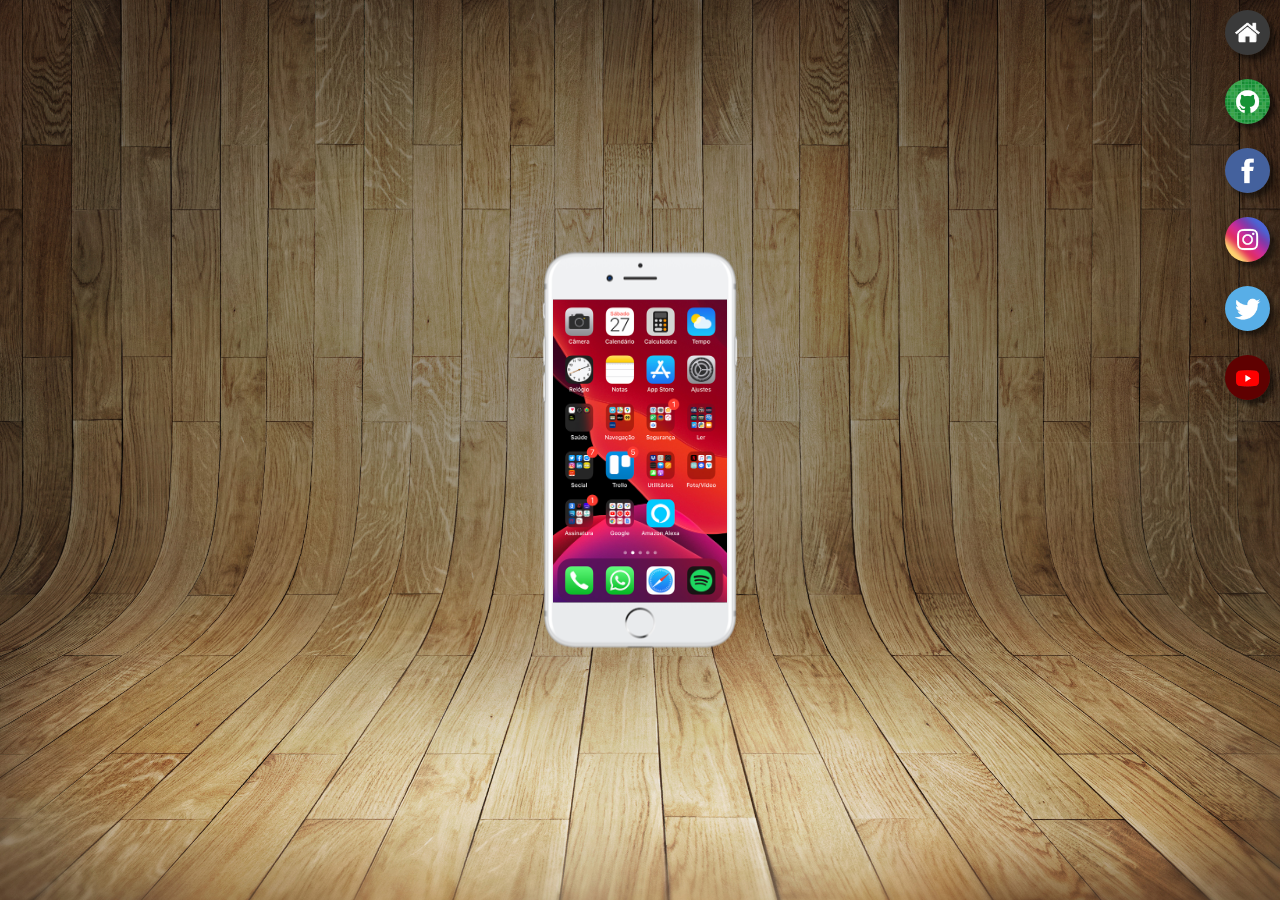
<file: index.html>
<!DOCTYPE html>
<html lang="pt-br">
<head>
    <meta charset="UTF-8">
    <meta http-equiv="X-UA-Compatible" content="IE=edge">
    <meta name="viewport" content="width=device-width, initial-scale=1.0">
    <link rel="shortcut icon" href="pacote-d013/pacote-d013/favicon.ico" type="image/x-icon">
    <title>Redes sociais</title>
    <link rel="stylesheet" href="estilos/style.css">
</head>
<body>
   <main>
       <section id="telefone">
        <iframe src="home.html" frameborder="0" name="tela" id="tela"></iframe>
       </section>
       <section id="redes-sociais">
        <a href="home.html" target="tela"><img src="pacote-d013/pacote-d013/imagens/logo-home.jpg" alt="Home"></a><br>
        <a href="github.html" target="tela"><img src="pacote-d013/pacote-d013/imagens/logo-github.jpg" alt="Github"></a><br>
        <a href="facebook.html" target="tela"><img src="pacote-d013/pacote-d013/imagens/logo-facebook.jpg" alt="Facebook"></a><br>
        <a href="instagram.html" target="tela"><img src="pacote-d013/pacote-d013/imagens/logo-instagram.jpg" alt="Instagram"></a><br>
        <a href="twitter.html" target="tela"><img src="pacote-d013/pacote-d013/imagens/logo-twitter.jpg" alt="Twitter"></a><br>
        <a href="youtube.html" target="tela"><img src="pacote-d013/pacote-d013/imagens/logo-youtube.jpg" alt="Youtube"></a><br>
       </section>
   </main>

</body>
</html>
</file>
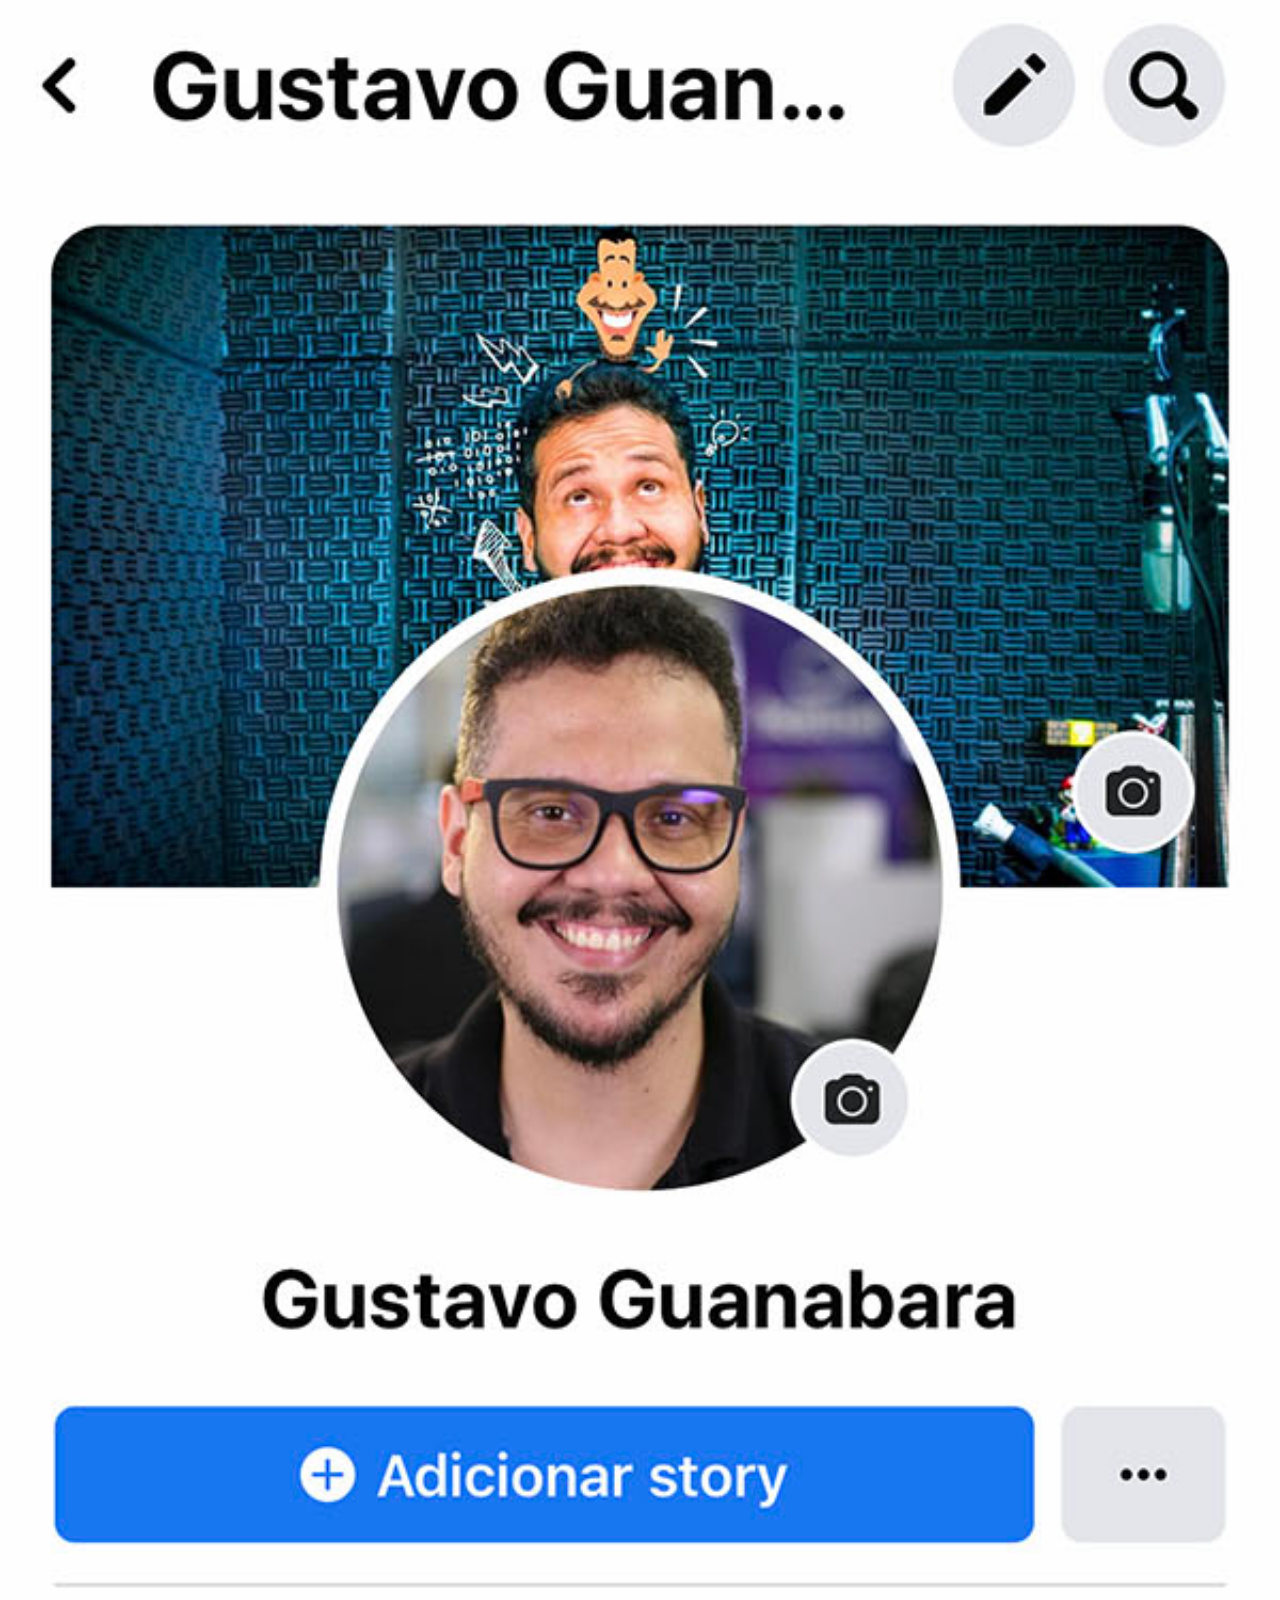
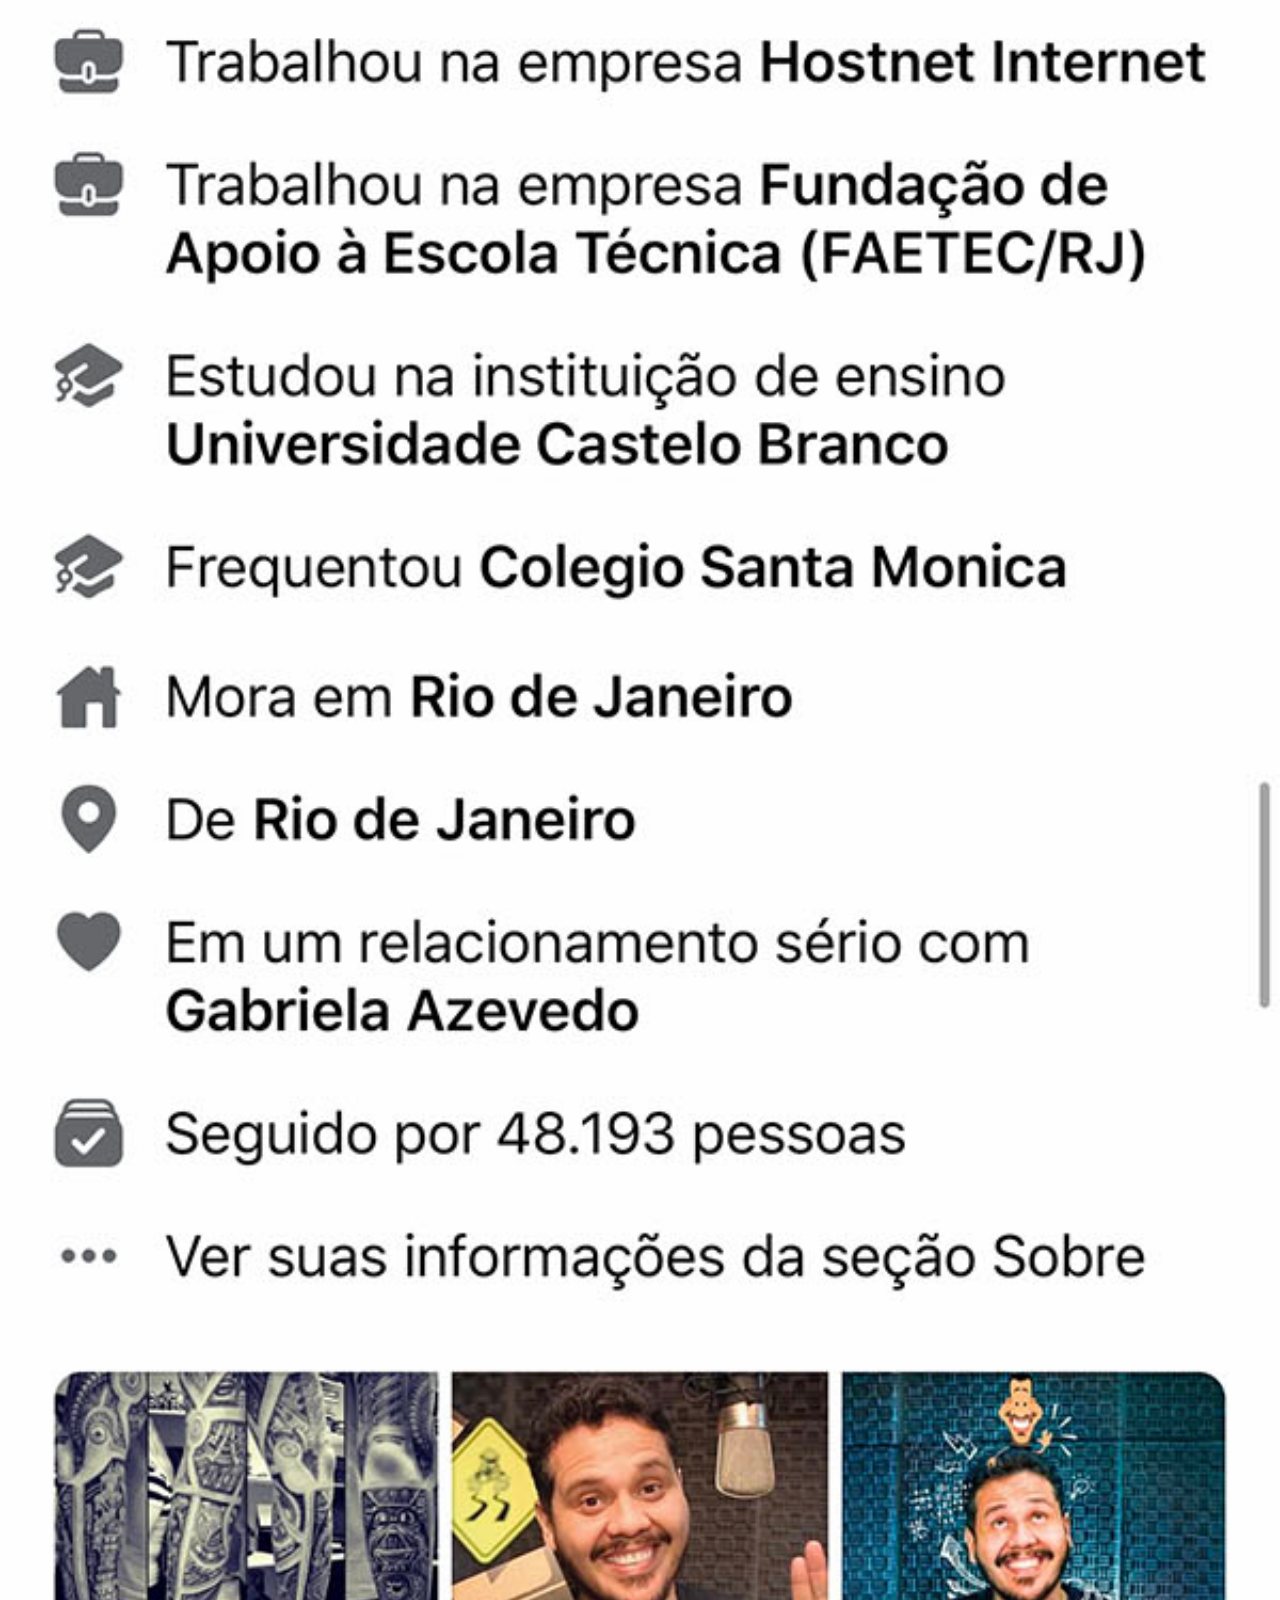
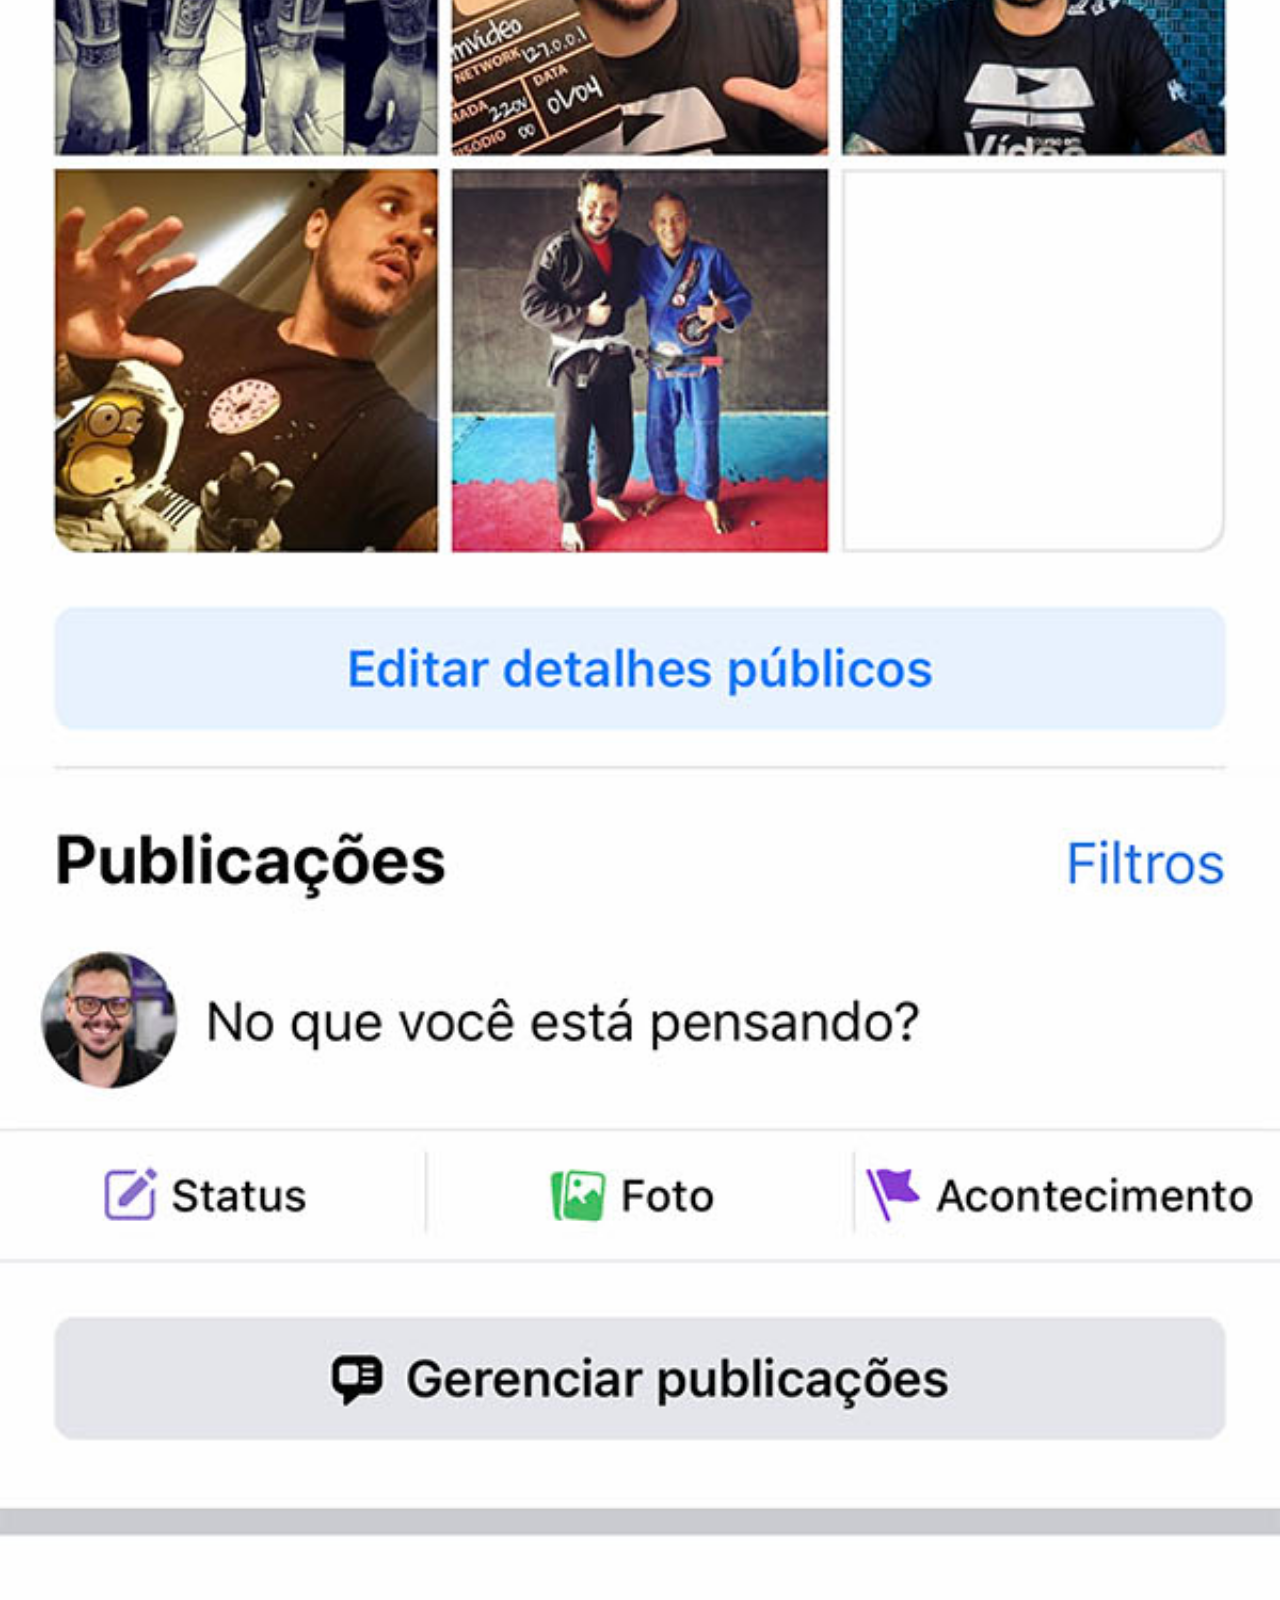
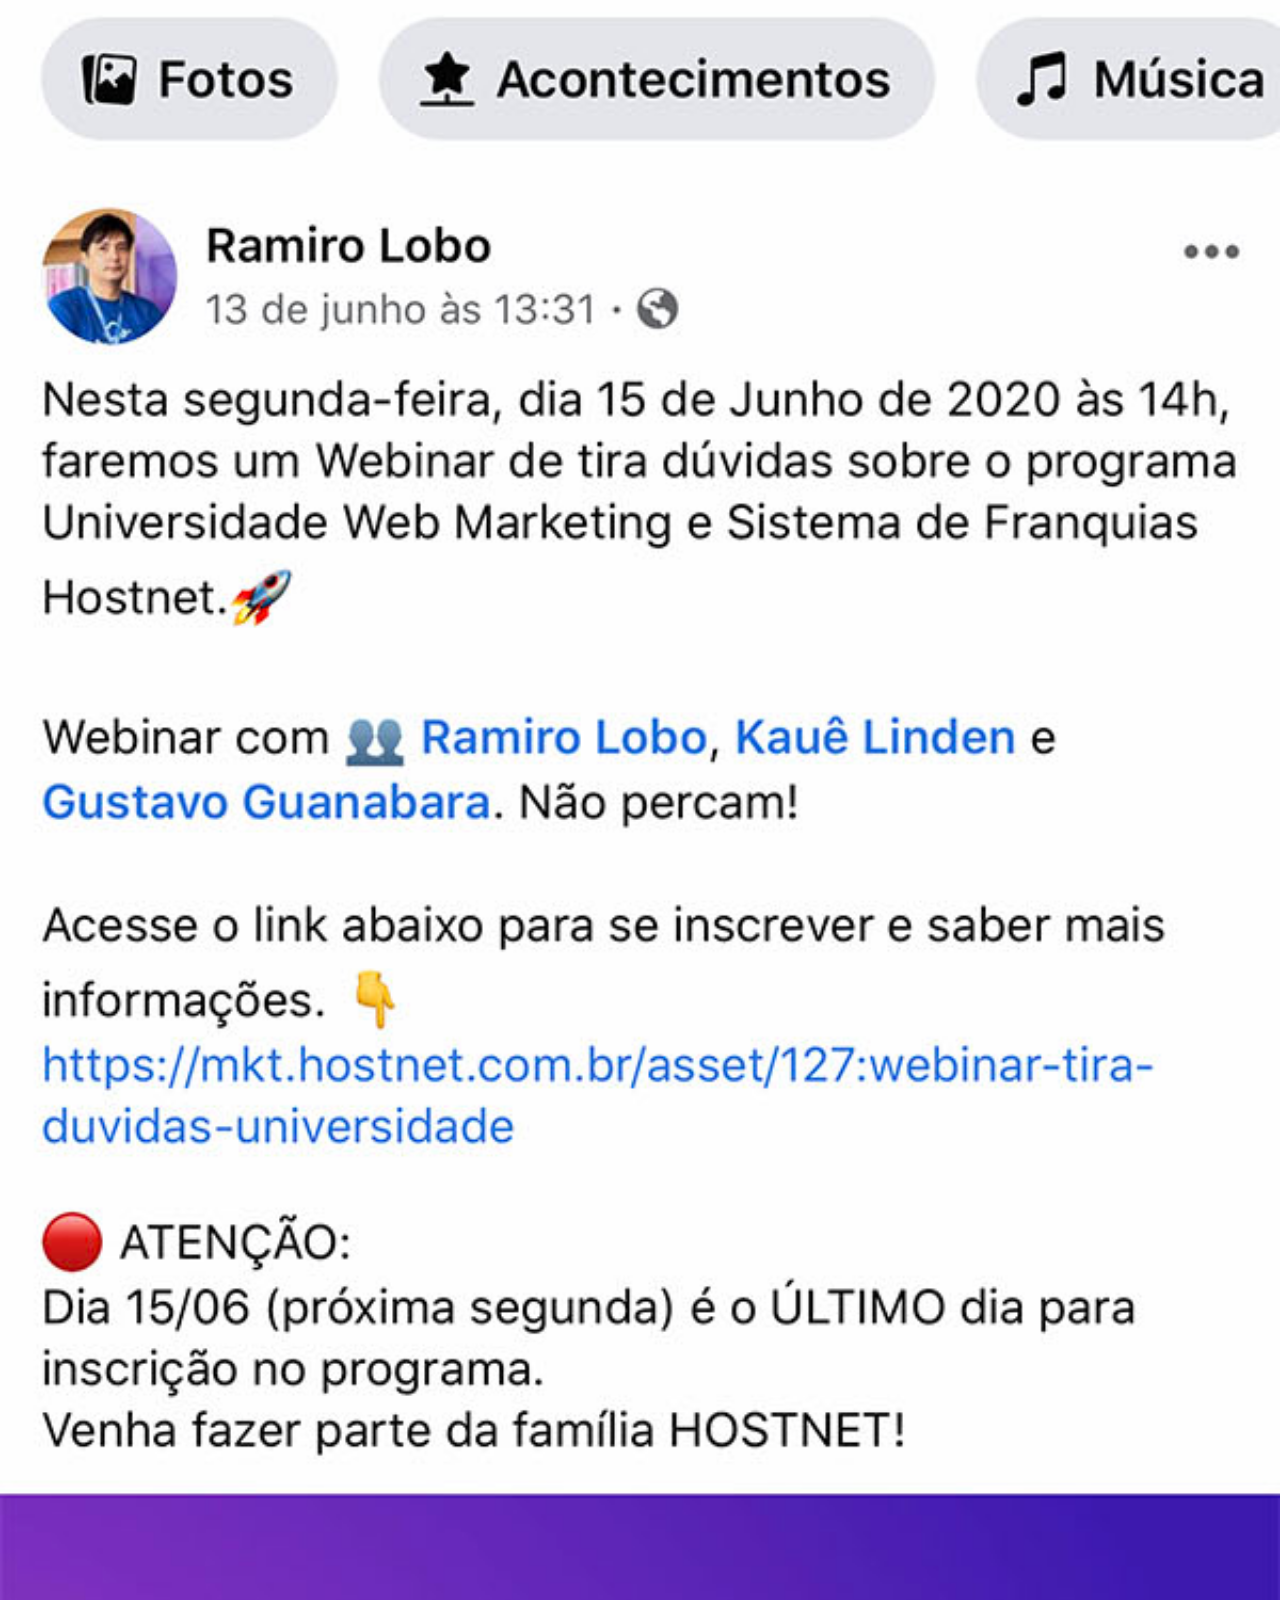
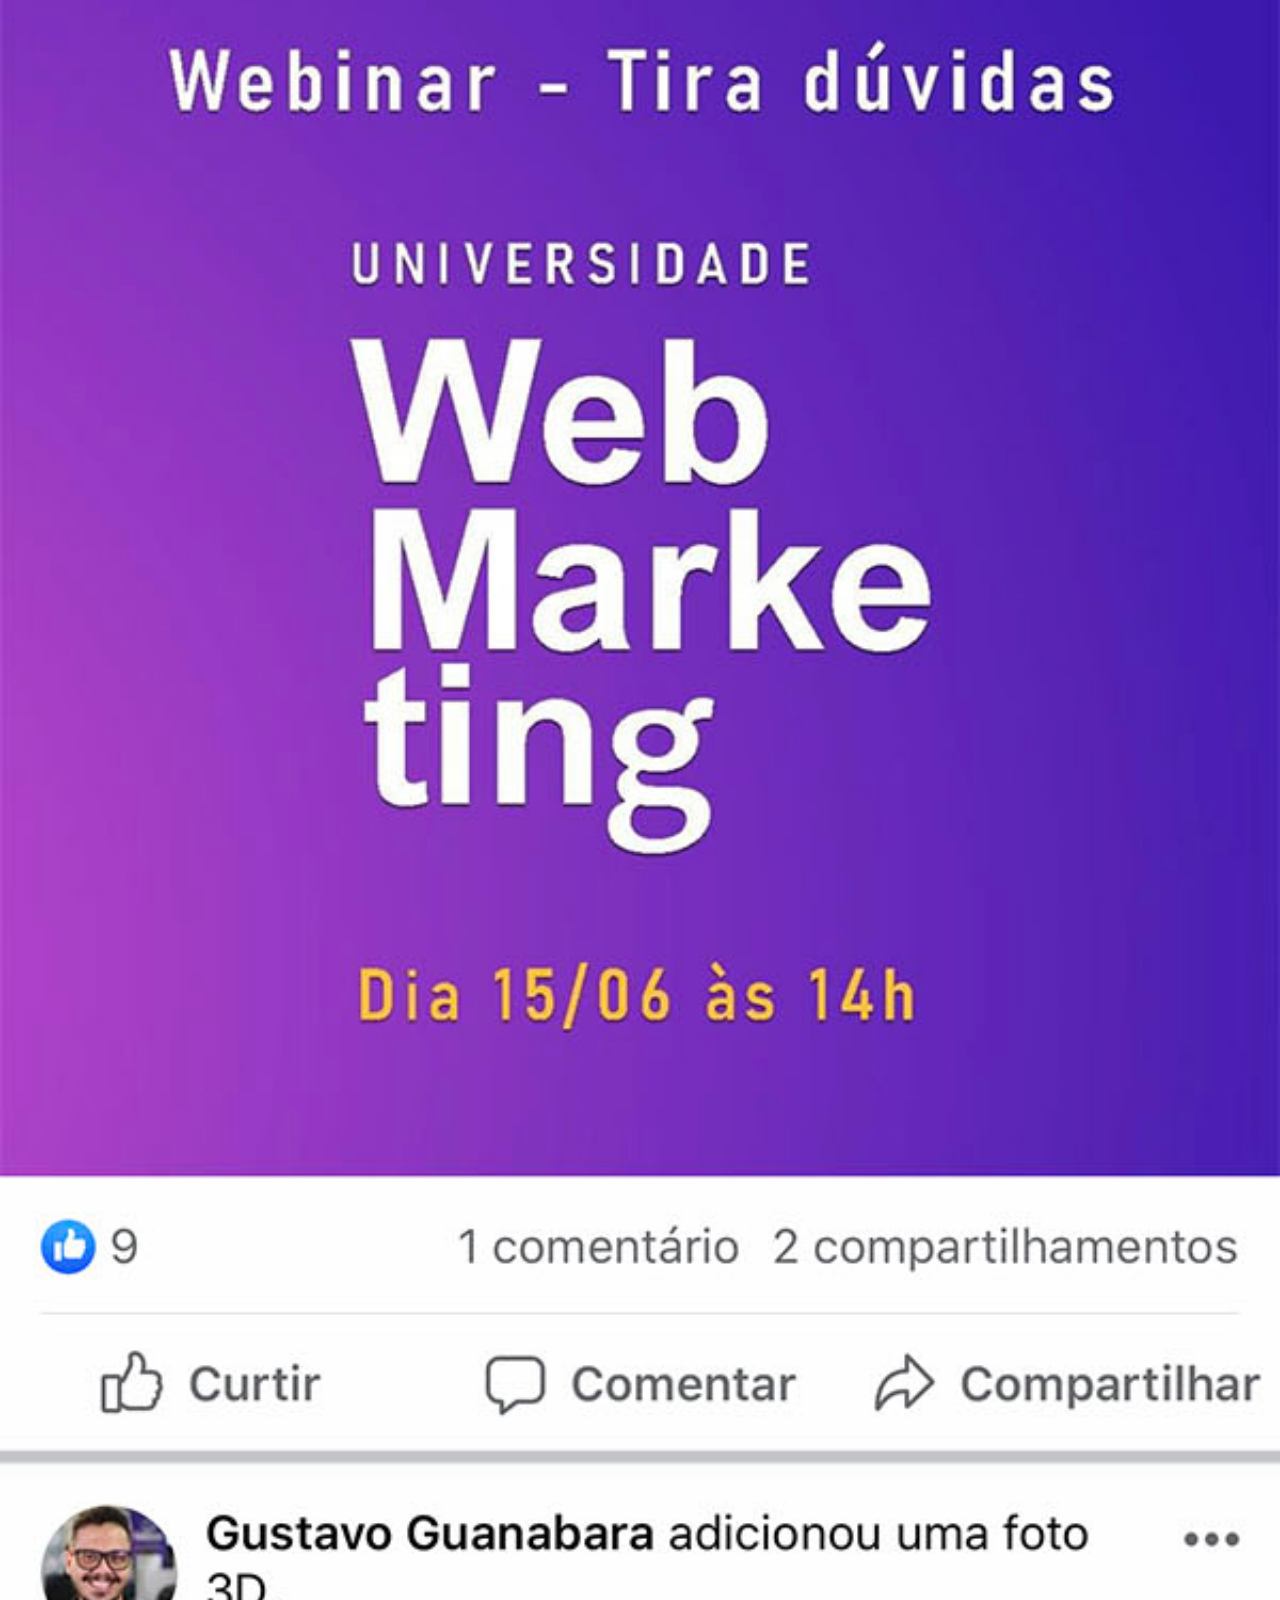
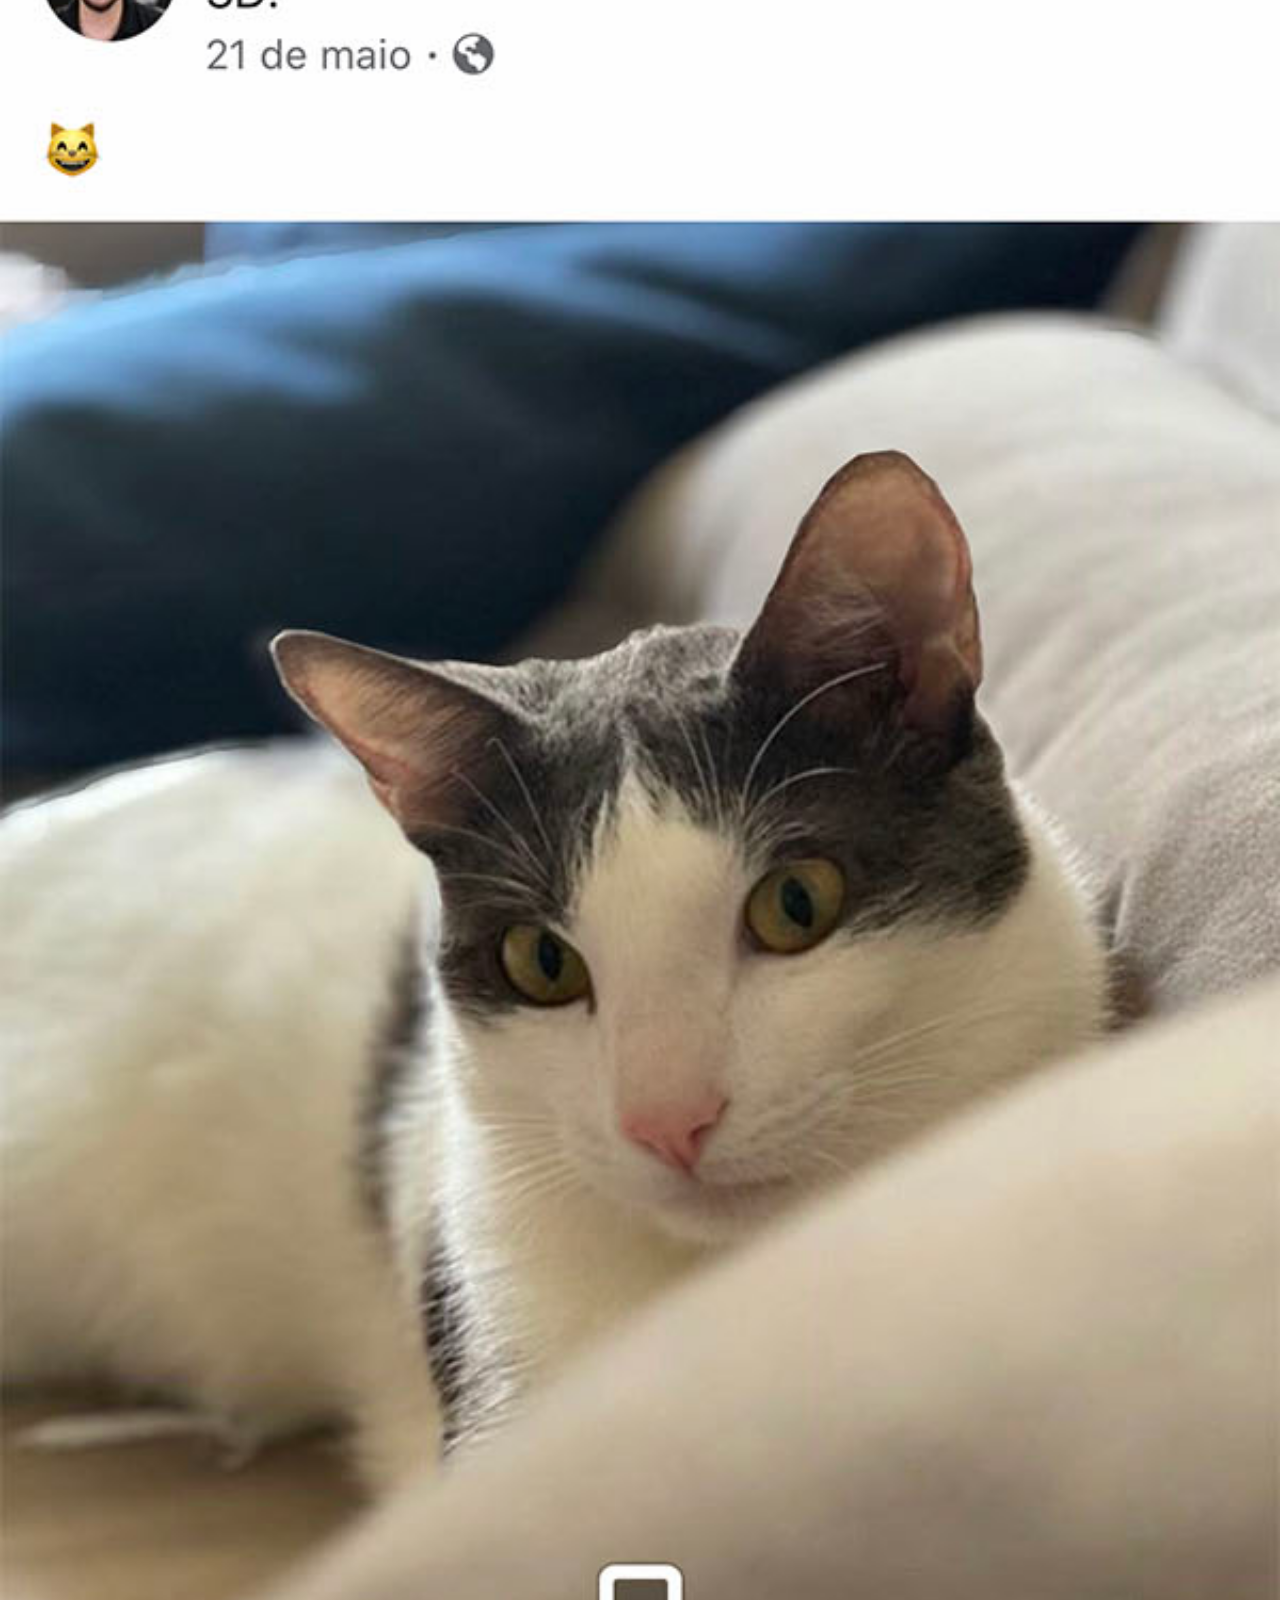
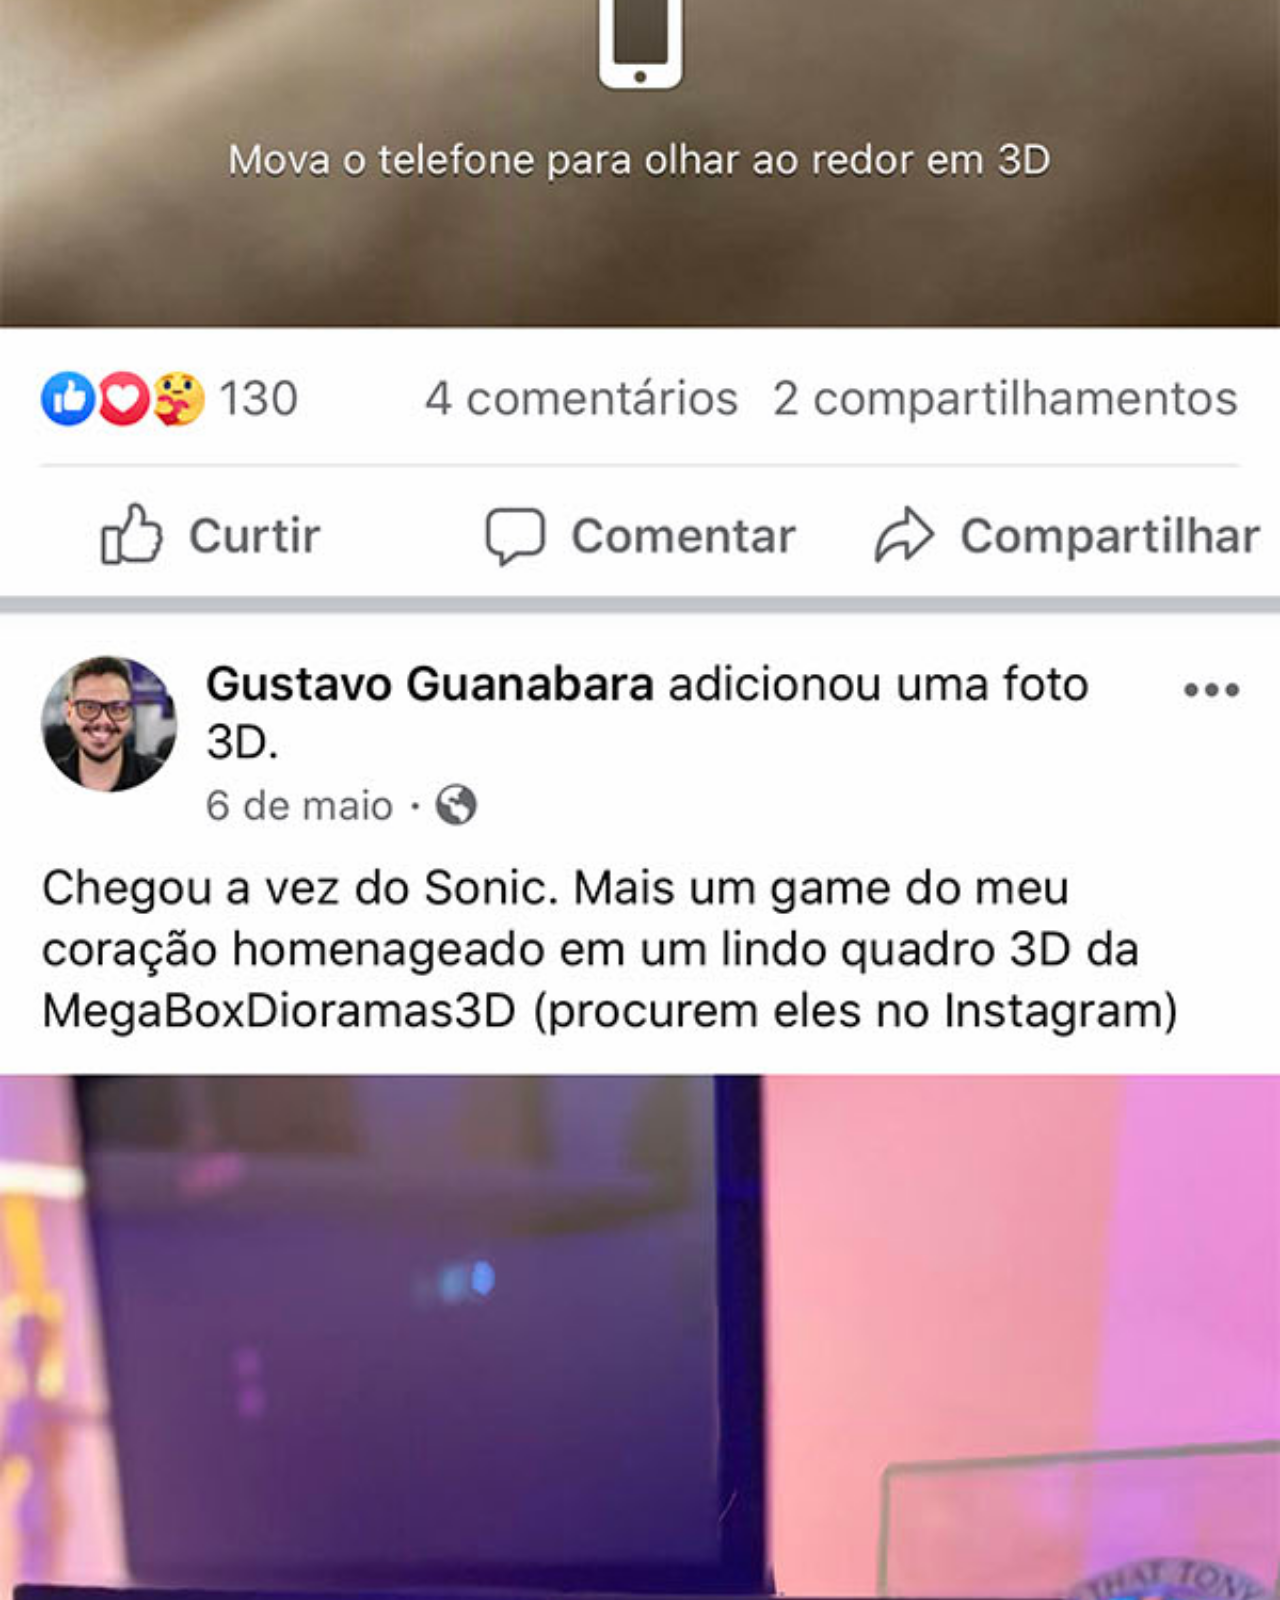
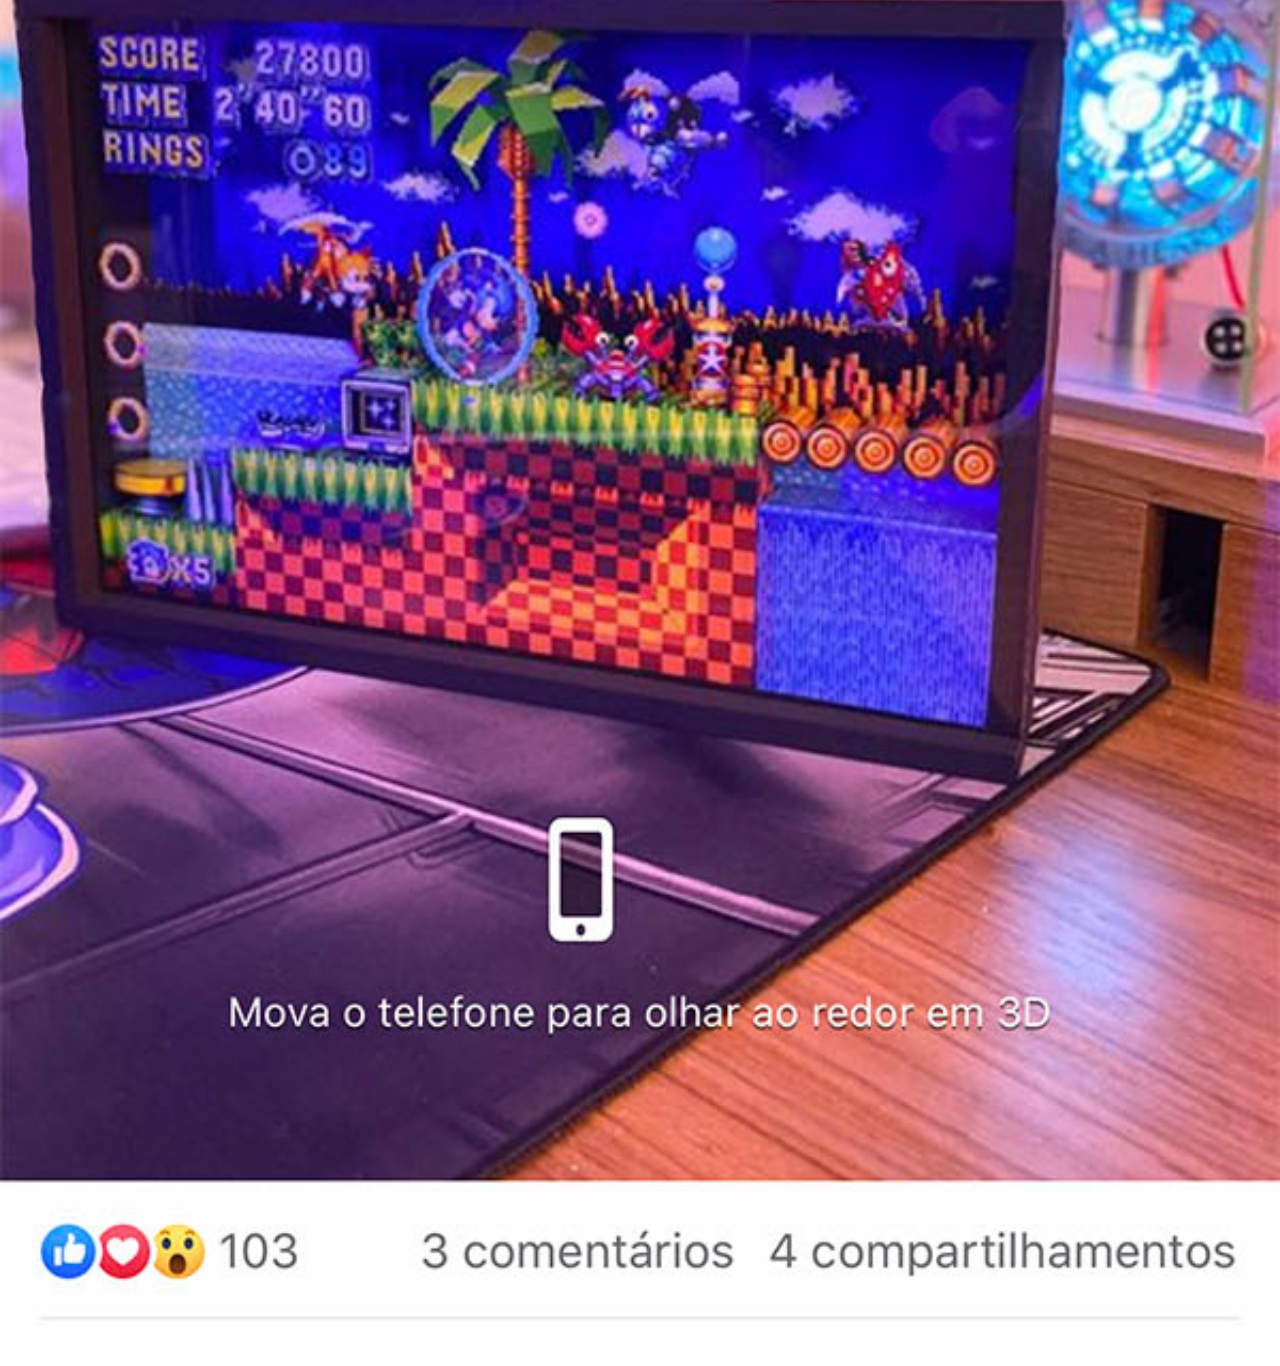
<file: facebook.html>
<!DOCTYPE html>
<html lang="pt-br">
<head>
    <meta charset="UTF-8">
    <meta http-equiv="X-UA-Compatible" content="IE=edge">
    <meta name="viewport" content="width=device-width, initial-scale=1.0">
    <title>Facebook</title>

    <style>
        * {
            padding: 0px;
            margin: 0px;
        }

        ::-webkit-scrollbar {
            width: 0px;
            height: 0px;
        }

        img {
            width: 100vw;
        }
        
        a {
            text-align: center;
            display: block;
            padding: 3px;
            text-decoration: none;
            color: white;
            
        }

    </style>

</head>
<body>
    <img src="pacote-d013/pacote-d013/imagens/tela-facebook.jpg" alt="Facebook">
    <a href="https://facebook.com" target="_blank ">ACESSE</a>
</body>
</html>
</file>
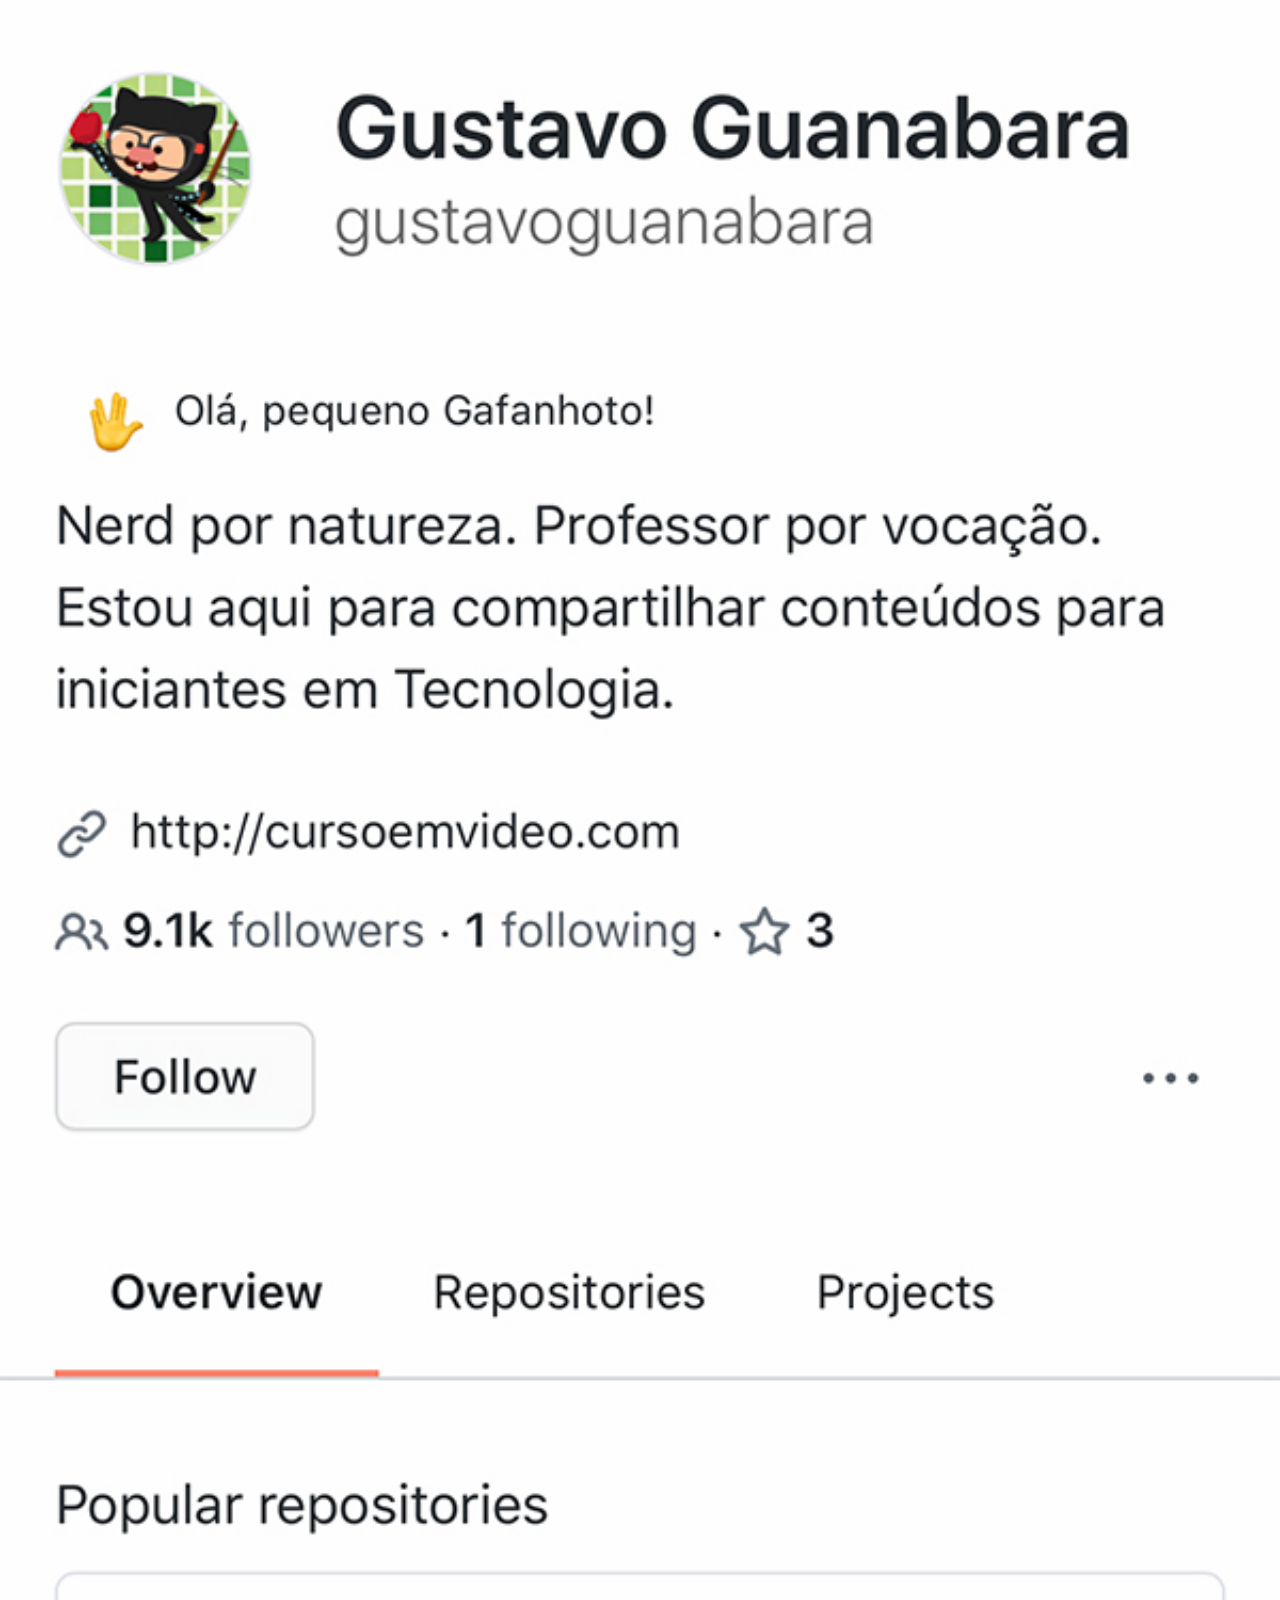
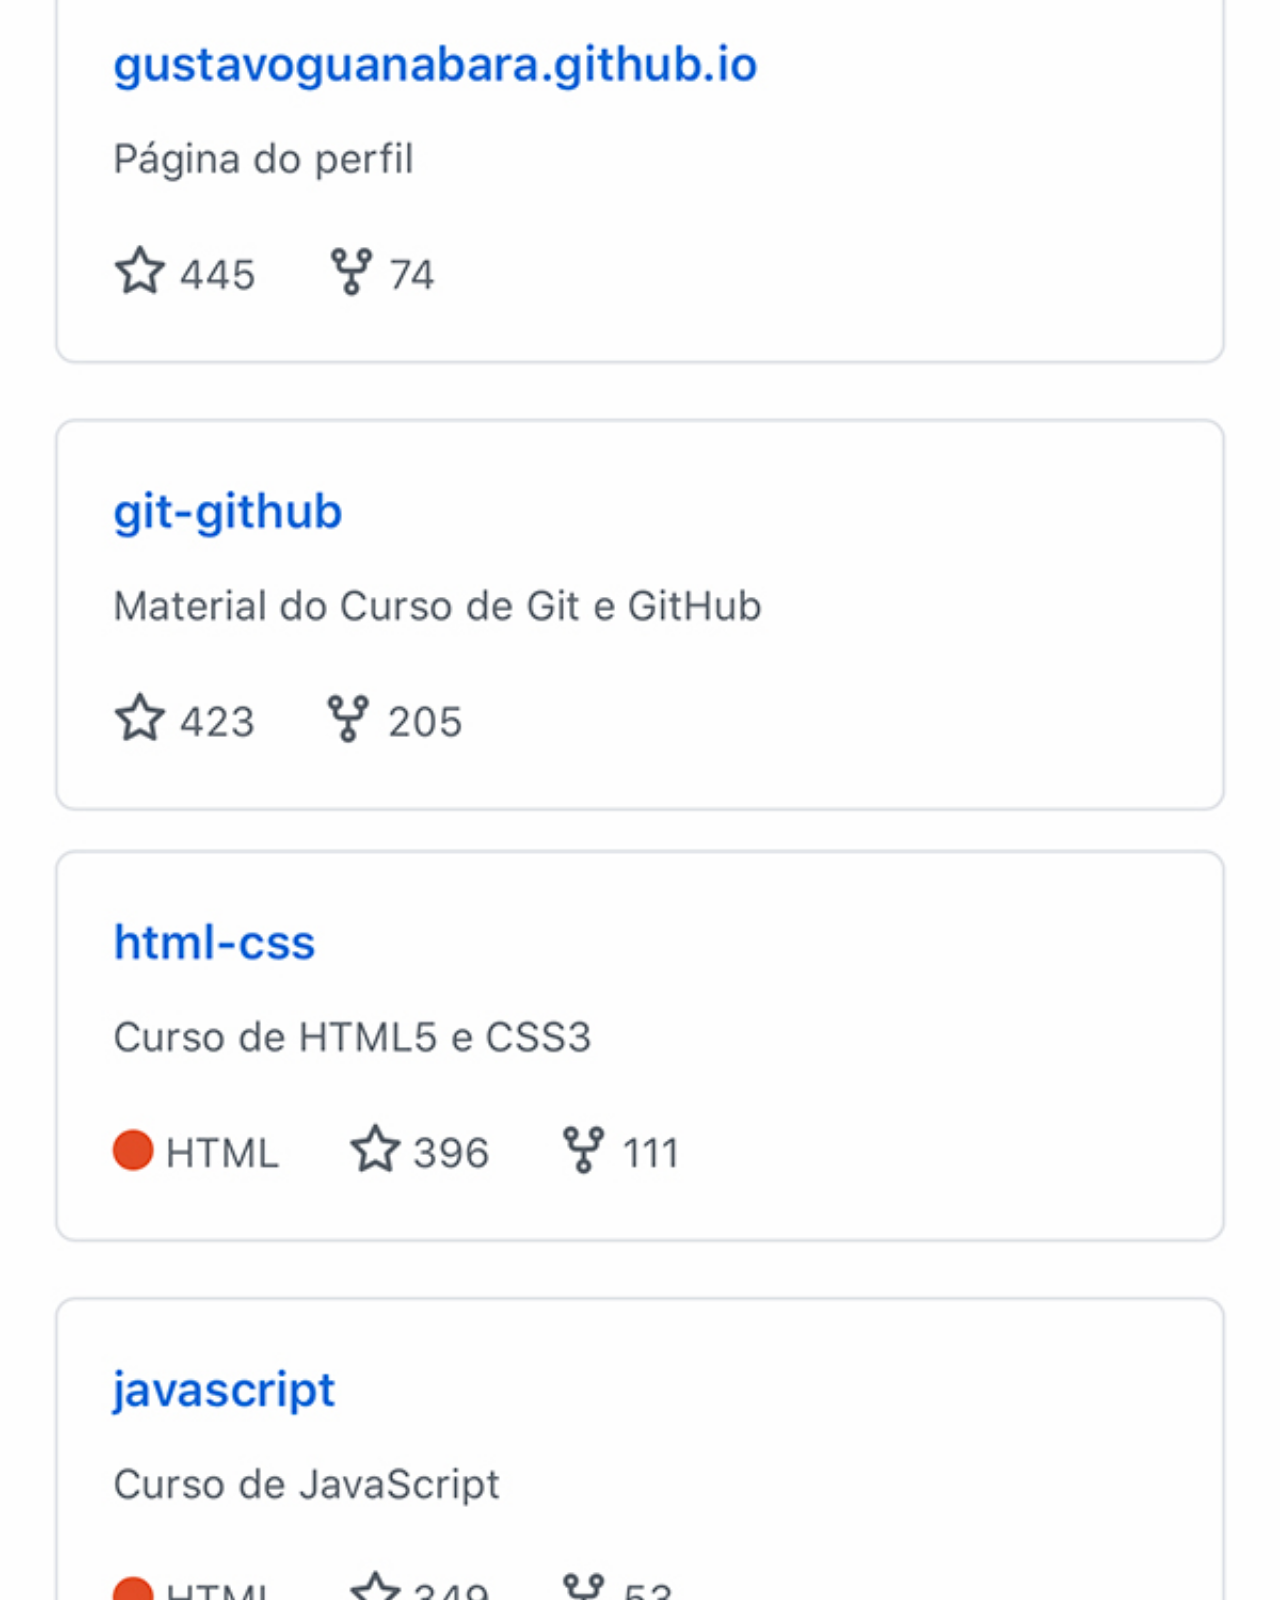
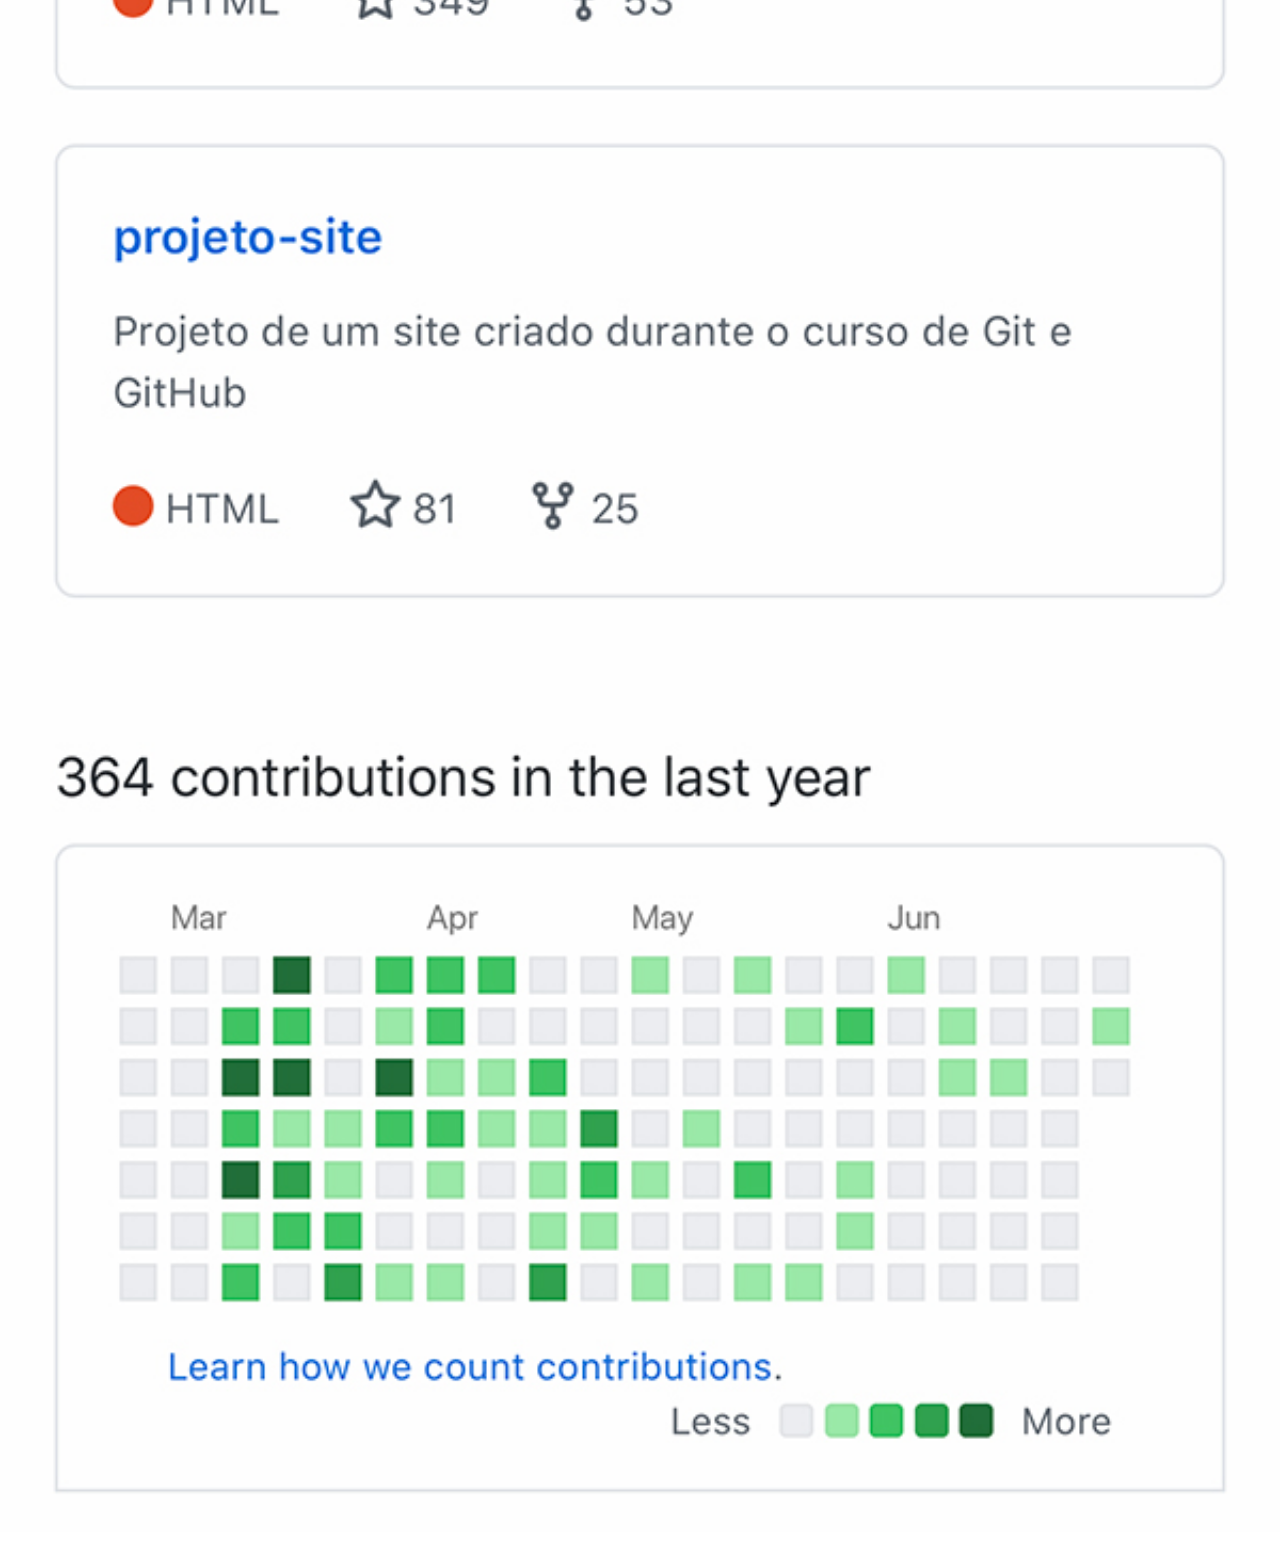
<file: github.html>
<!DOCTYPE html>
<html lang="pt-br">
<head>
    <meta charset="UTF-8">
    <meta http-equiv="X-UA-Compatible" content="IE=edge">
    <meta name="viewport" content="width=device-width, initial-scale=1.0">
    <title>GitHub</title>
    <style>
        * {
            padding: 0px;
            margin: 0px;
            font-family: Arial, Helvetica, sans-serif;
        }
        ::-webkit-scrollbar {
            width: 0px;
            height: 0px;
        }
        img {
            width: 100vw;
            

        }
        a {
            
            text-align: center;
            padding: 3px;
            text-decoration: none;
            color: white;
            display: block;
            

        }
    </style>
</head>
<body>
    <img src="pacote-d013/pacote-d013/imagens/tela-github.jpg" alt="Github">
    <a href="https://github.com" target="_blank">ACESSE</a>
</body>
</html>
</file>
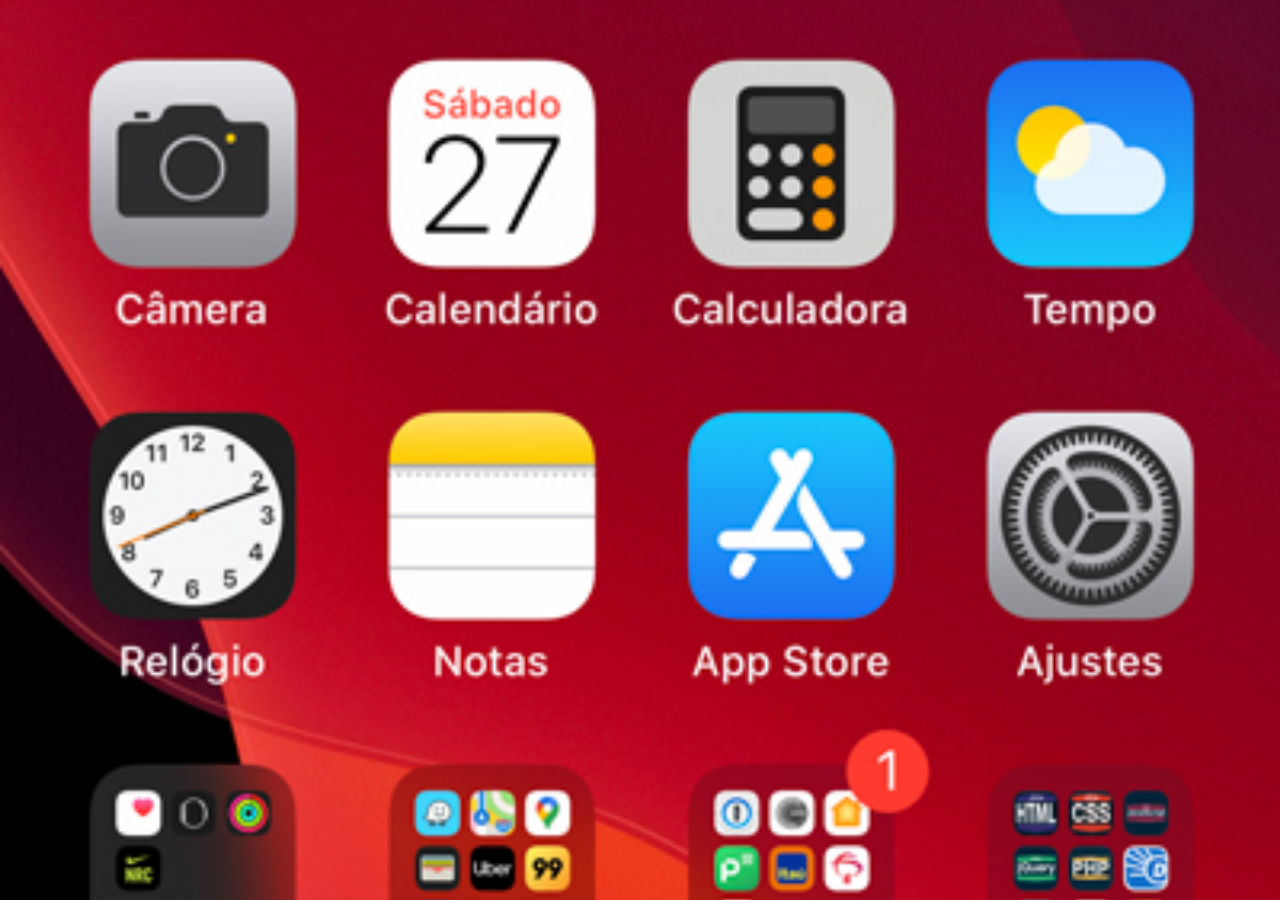
<file: home.html>
<!DOCTYPE html>
<html lang="pt-br">
<head>
    <meta charset="UTF-8">
    <meta http-equiv="X-UA-Compatible" content="IE=edge">
    <meta name="viewport" content="width=device-width, initial-scale=1.0">
    <title>Home</title>

    <style>
        * {
            padding: 0px;
            margin: 0px;
        }

        body {
            height: 100vh;
            width: 100vw;
            background: black url('pacote-d013/pacote-d013/imagens/tela-home.jpg') no-repeat top center;
            background-size: cover;
        }
        
    </style>

</head>
<body>
    
</body>
</html>
</file>
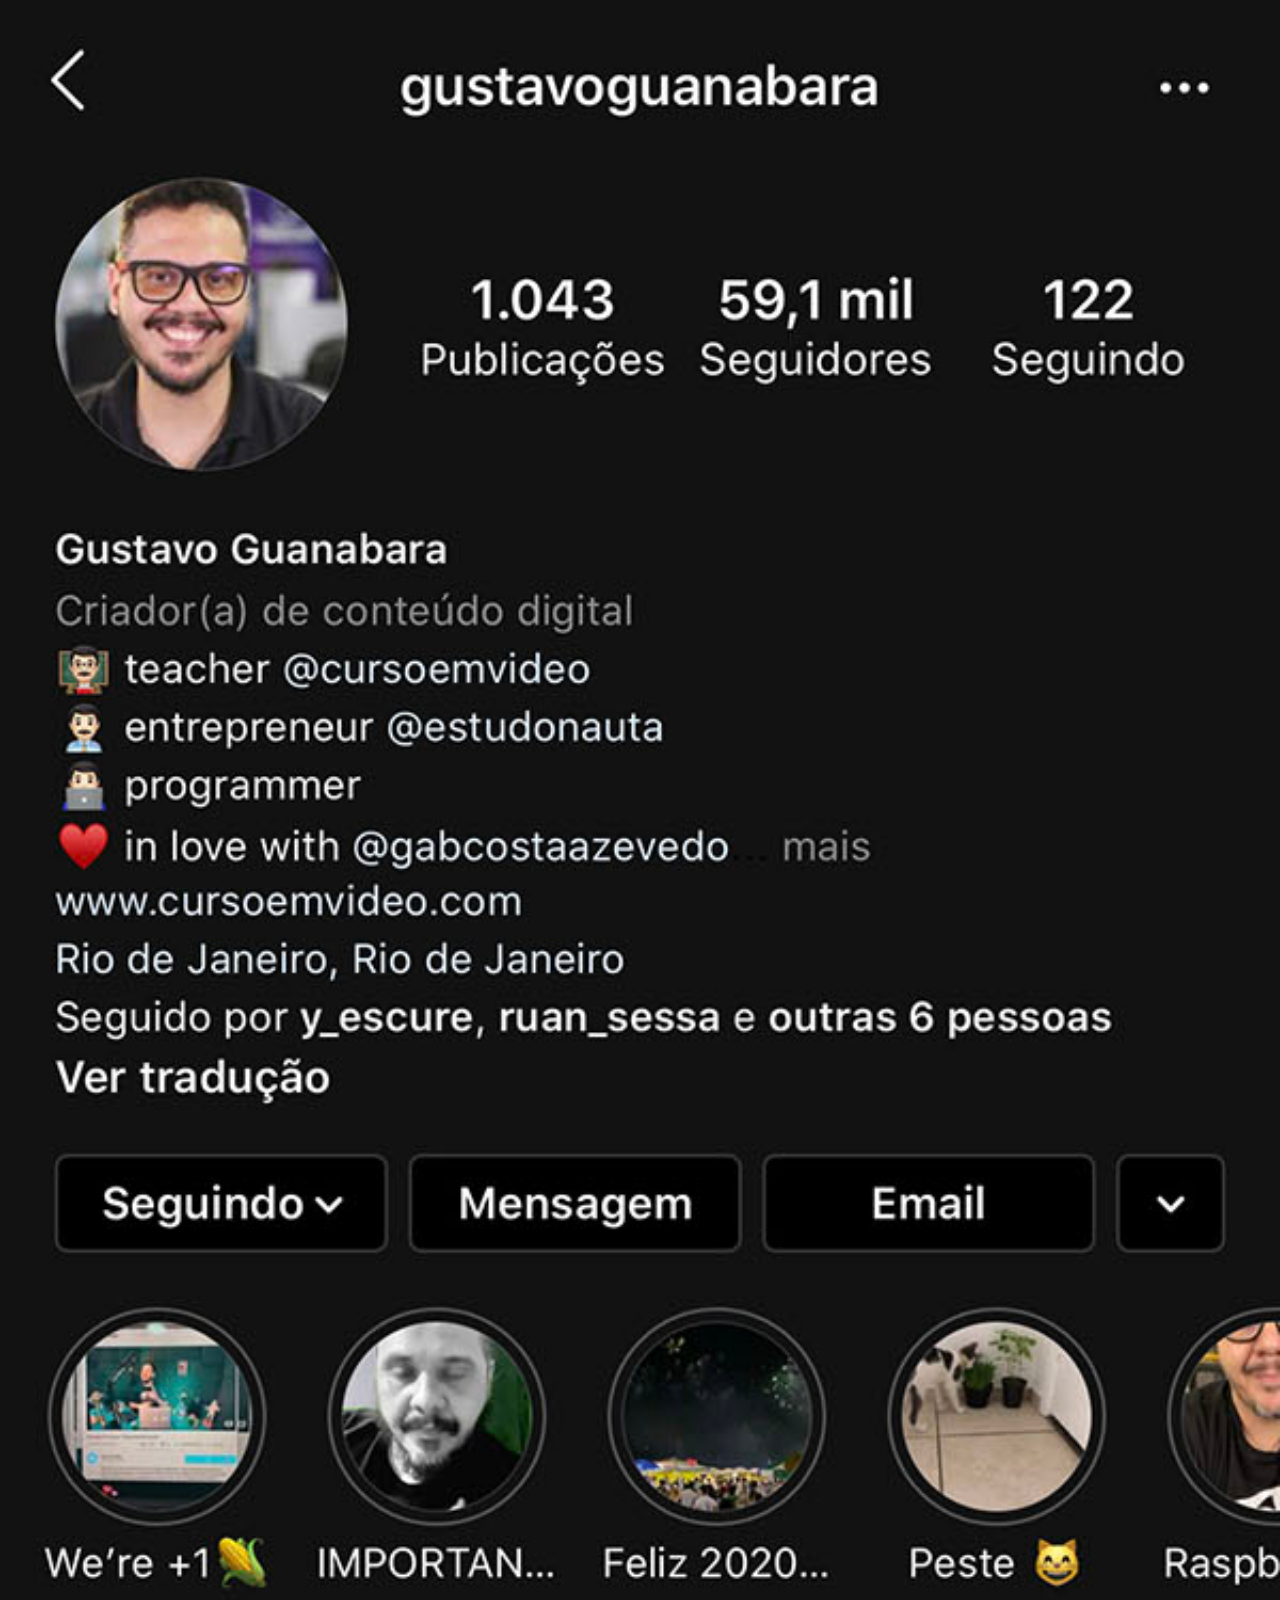
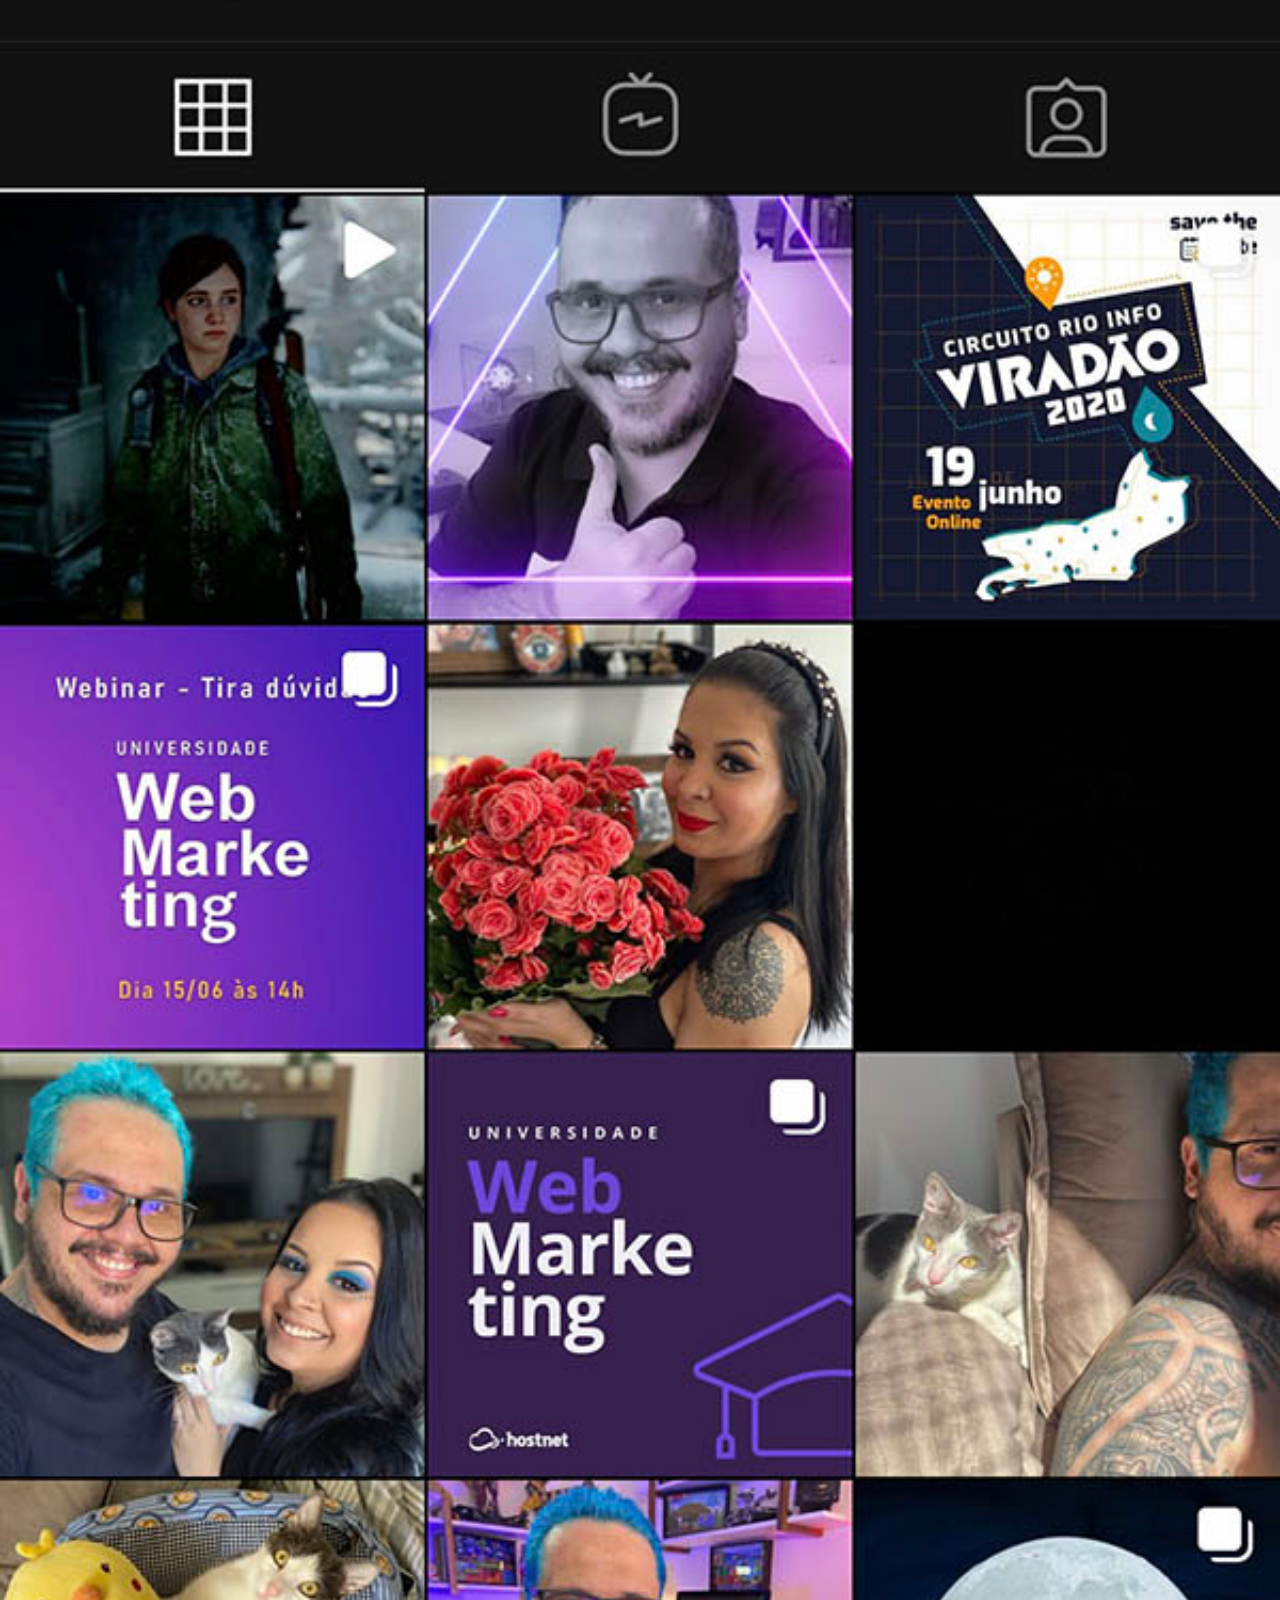
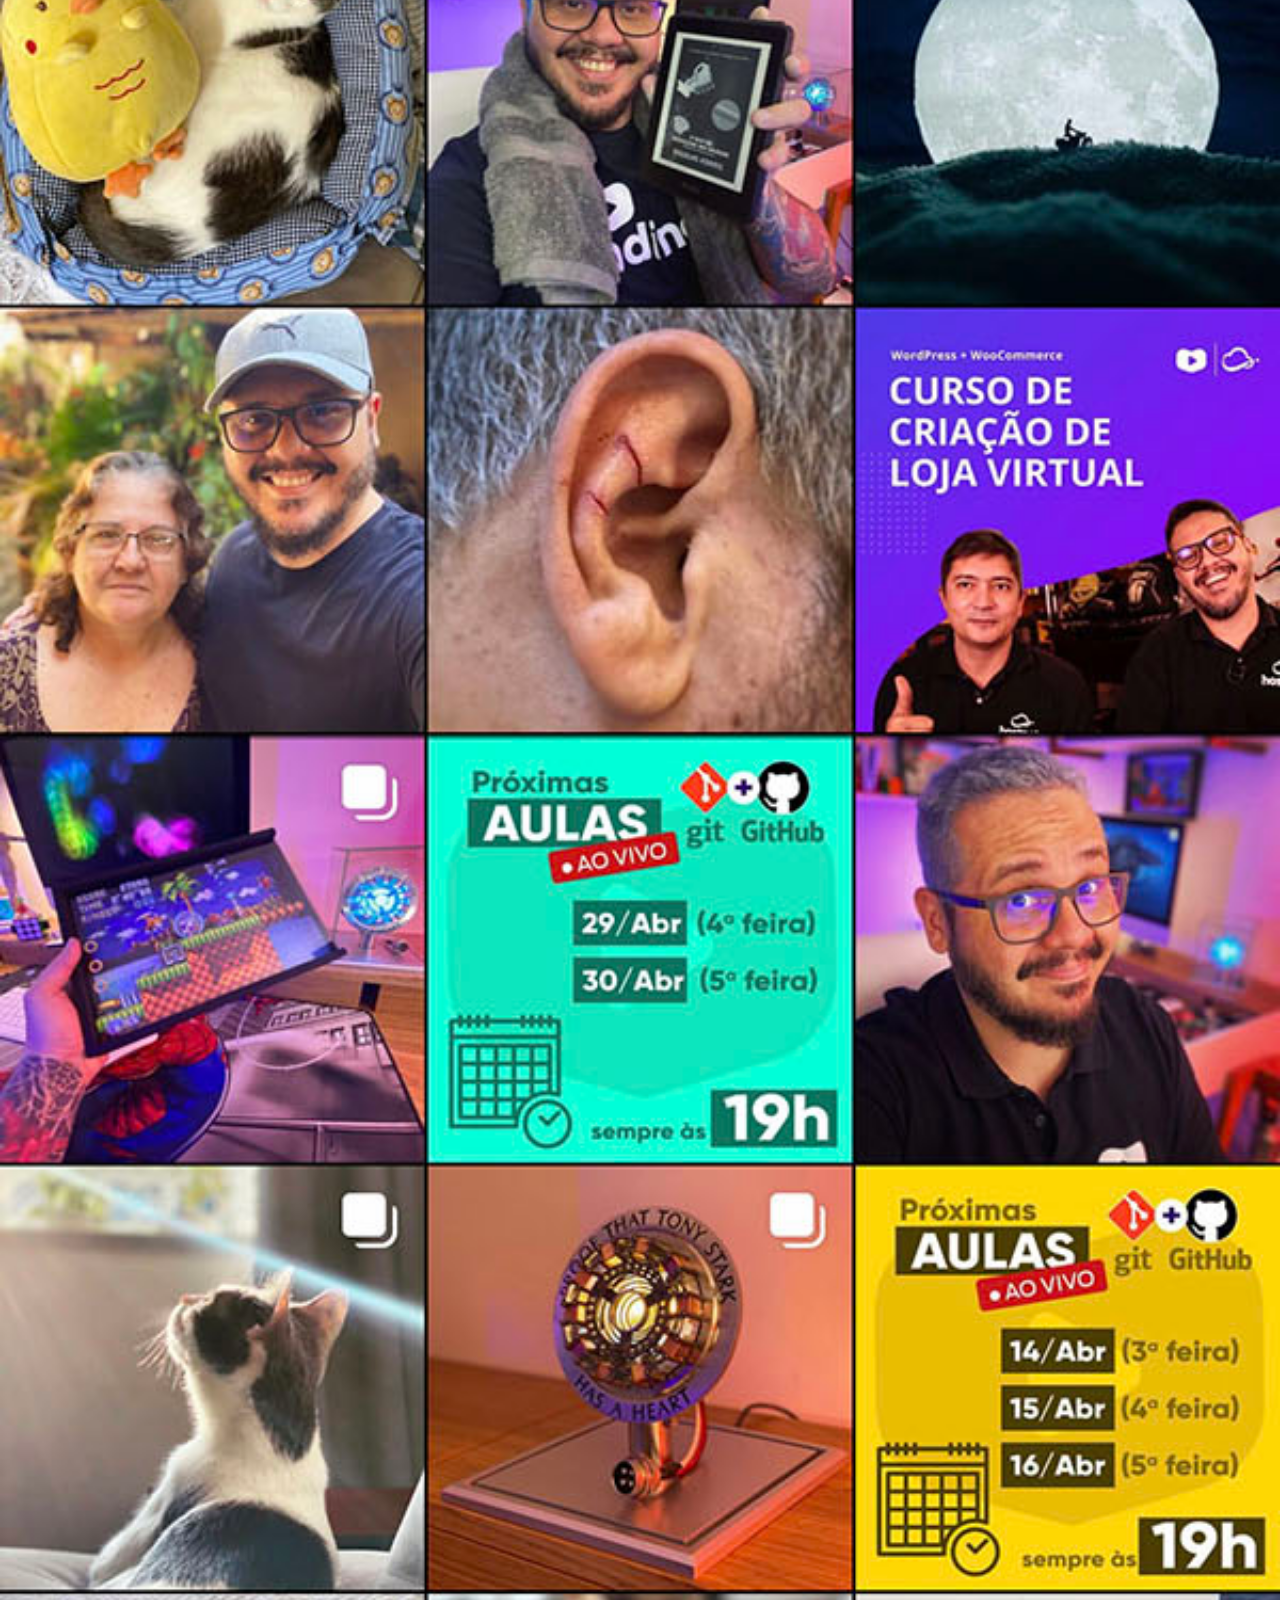
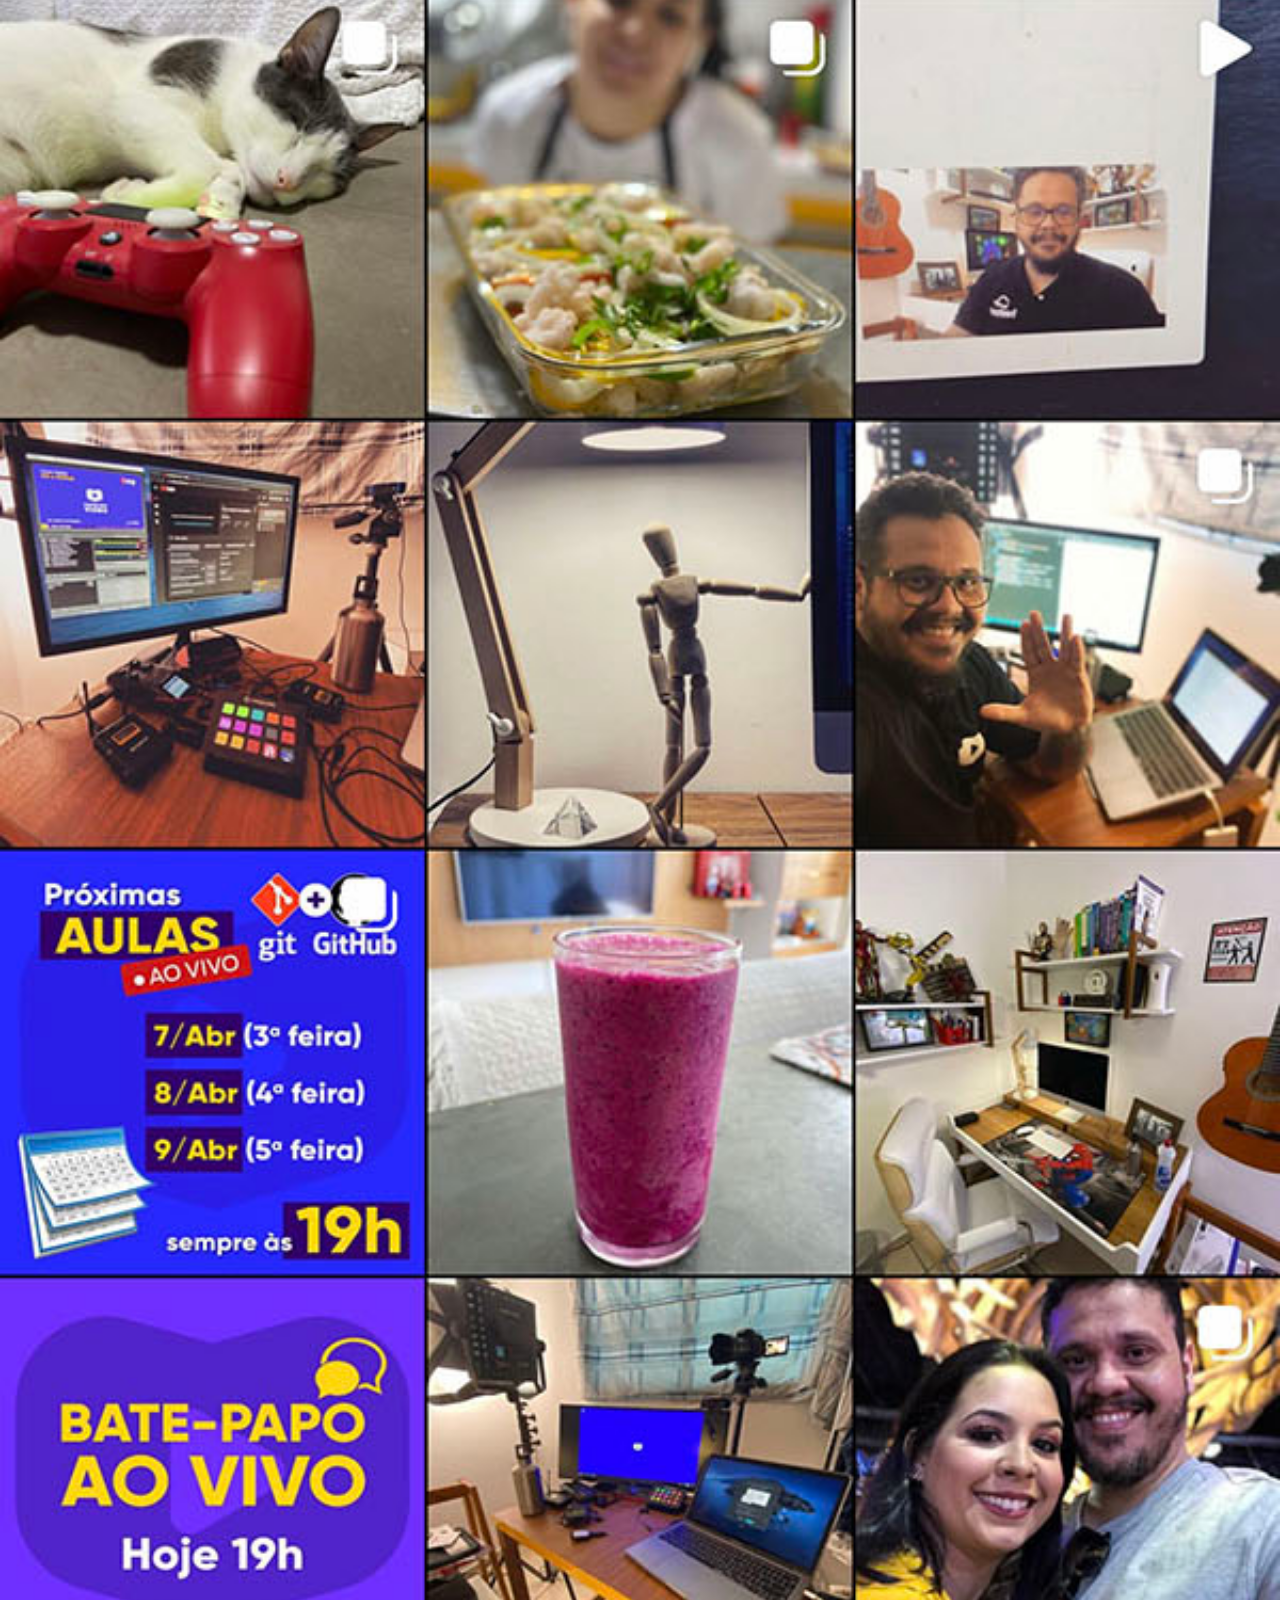
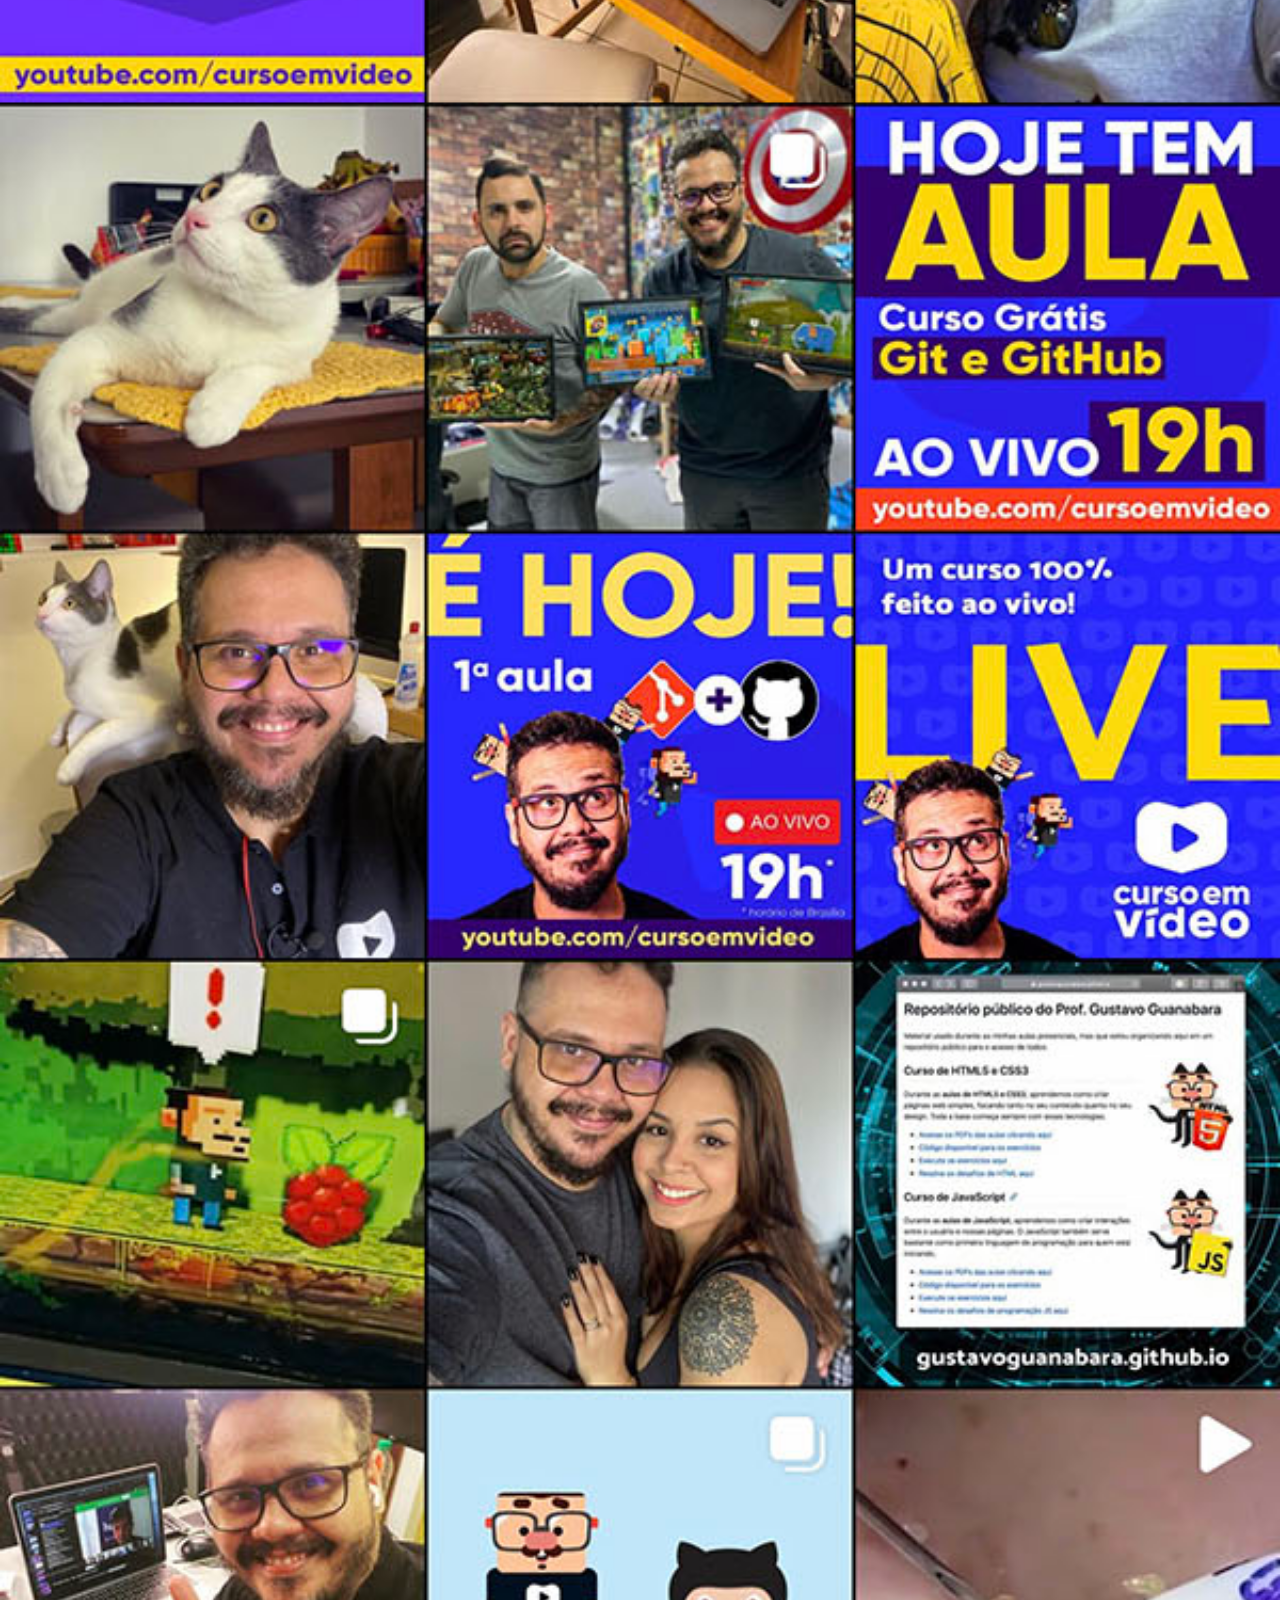
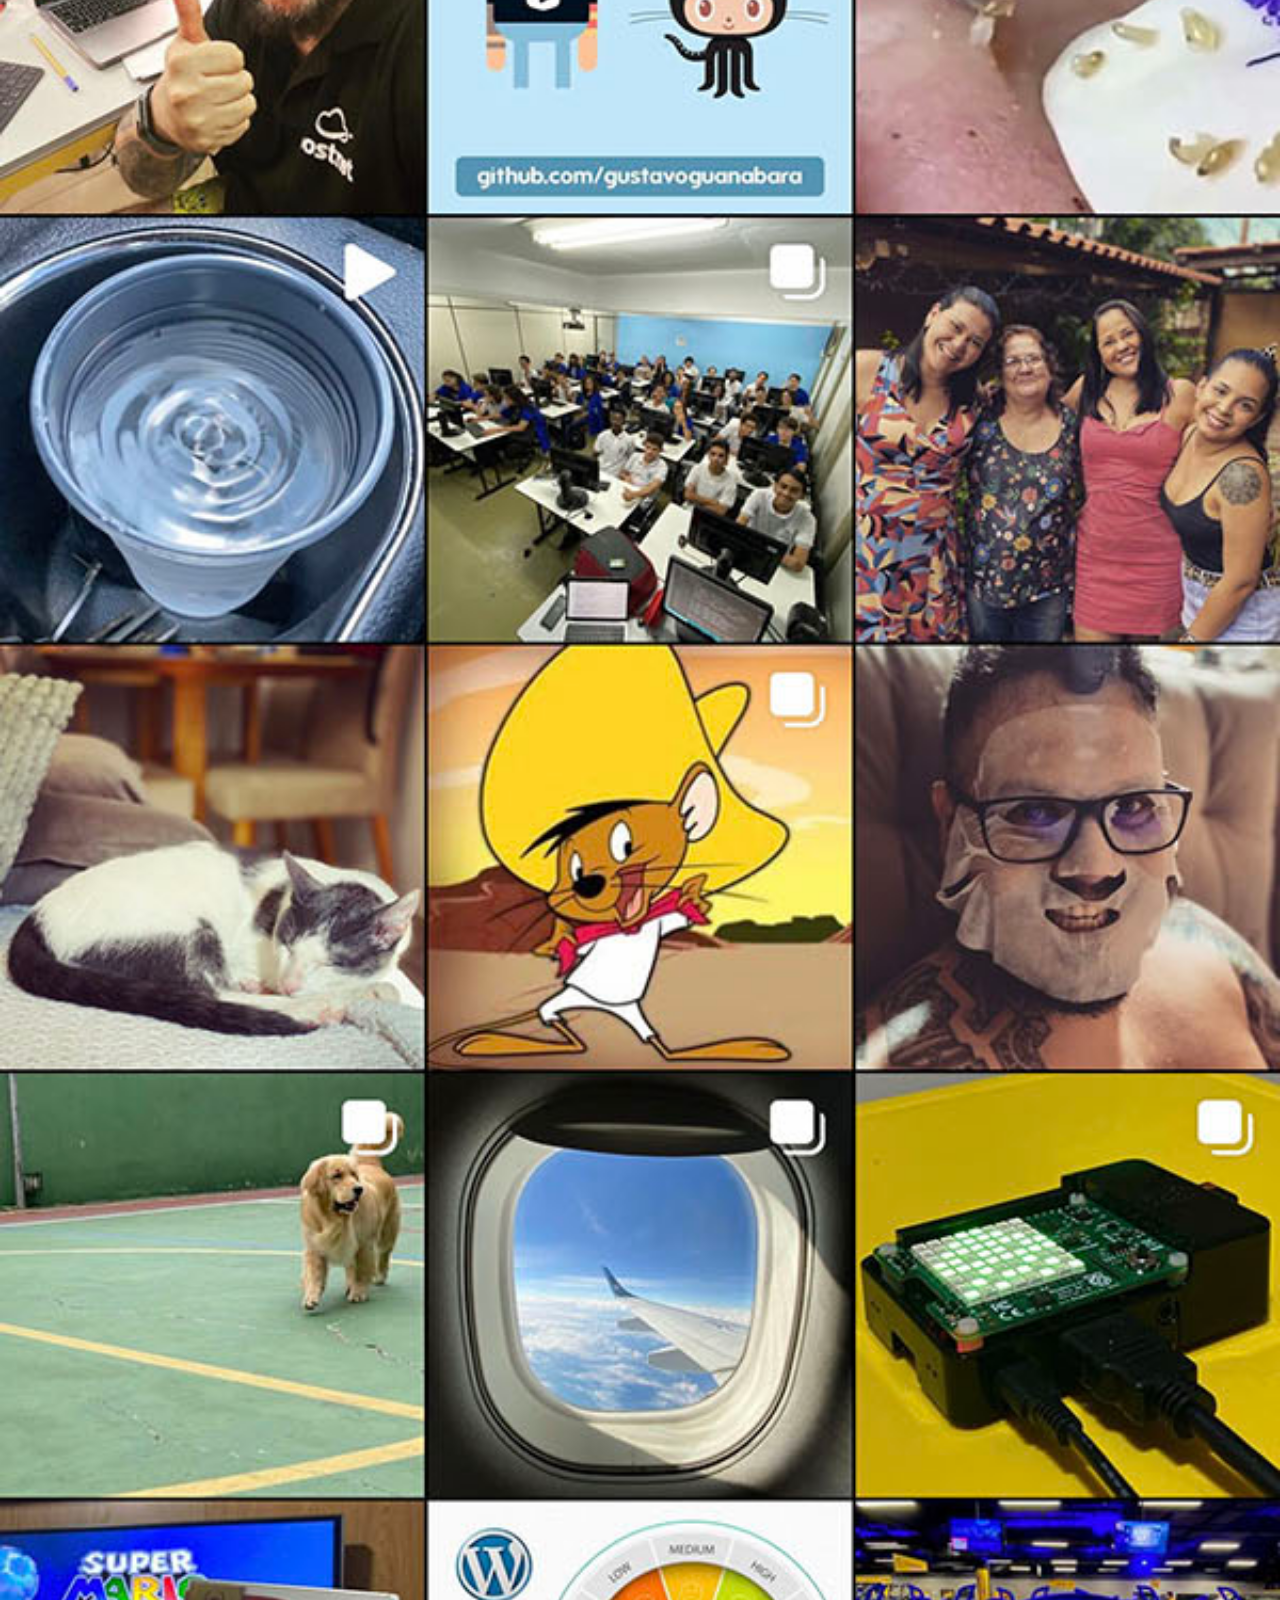
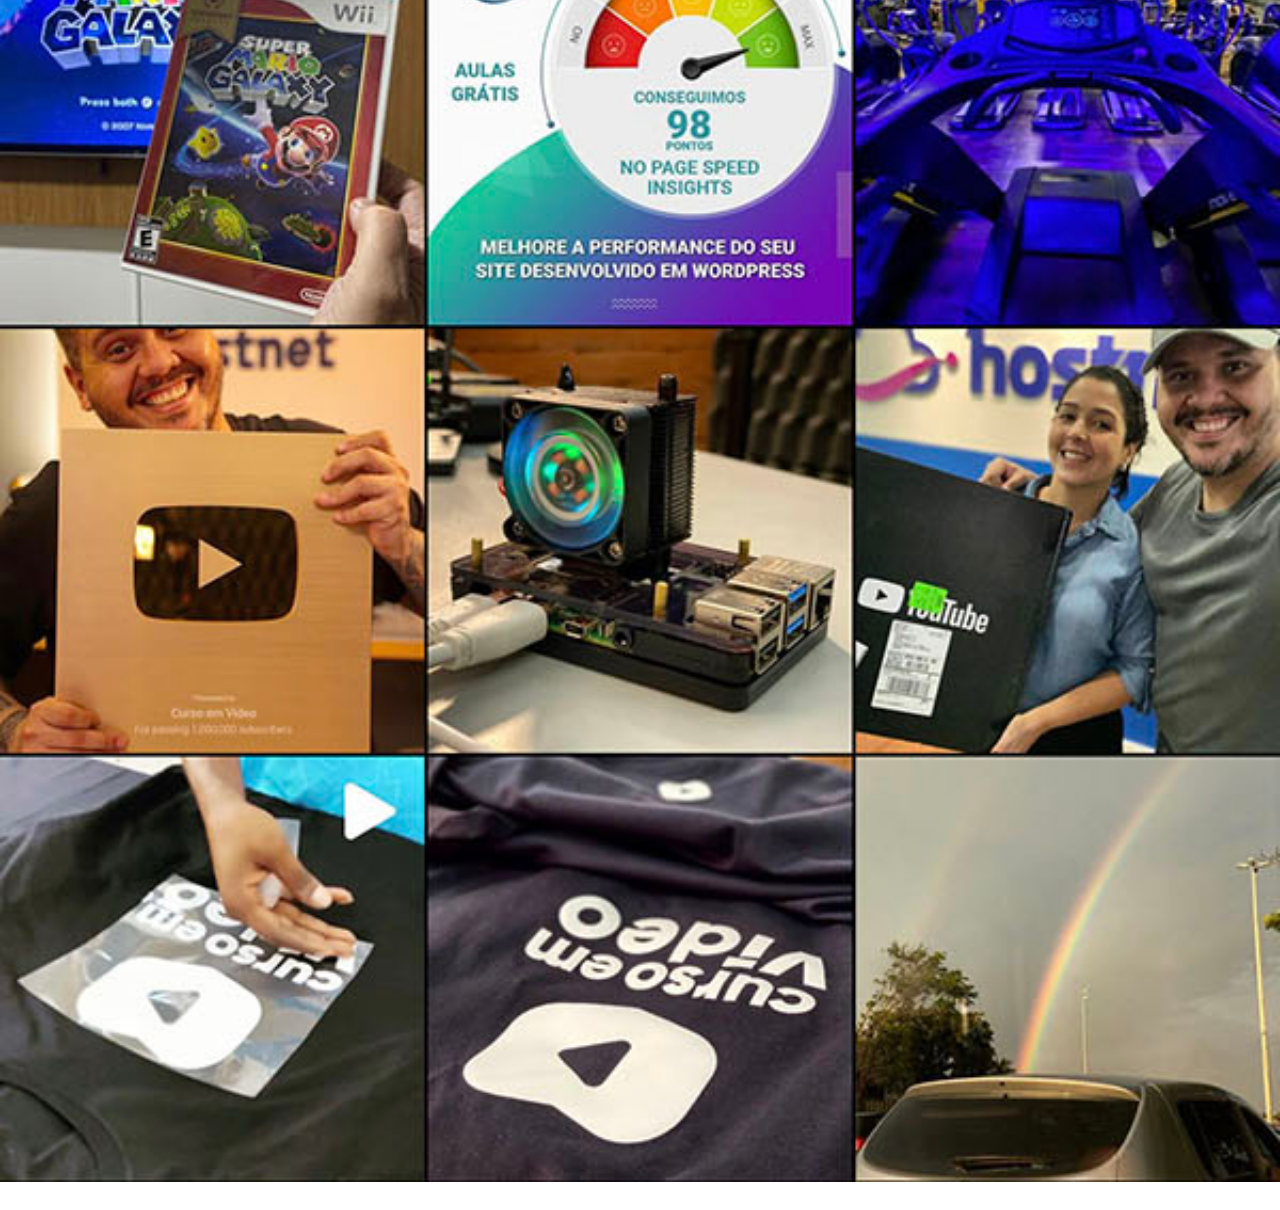
<file: instagram.html>
<!DOCTYPE html>
<html lang="pt-br">
<head>
    <meta charset="UTF-8">
    <meta http-equiv="X-UA-Compatible" content="IE=edge">
    <meta name="viewport" content="width=device-width, initial-scale=1.0">
    <title>Instagram</title>

    <style>

        * {
            padding: 0px;
            margin: 0px;
        }

        ::-webkit-scrollbar {
            width: 0px;
            height: 0px;
        }

        img {
            width: 100vw;
        }

        a {
            display: block;
            color: white;
            text-align: center;
            padding: 3px;
            text-decoration: none;
        }
    </style>

</head>
<body>
    <img src="pacote-d013/pacote-d013/imagens/tela-instagram.jpg" alt="Instagram">
    <a href="https://instagram.com" target="_blank">ACESSE</a>
</body>
</html>
</file>
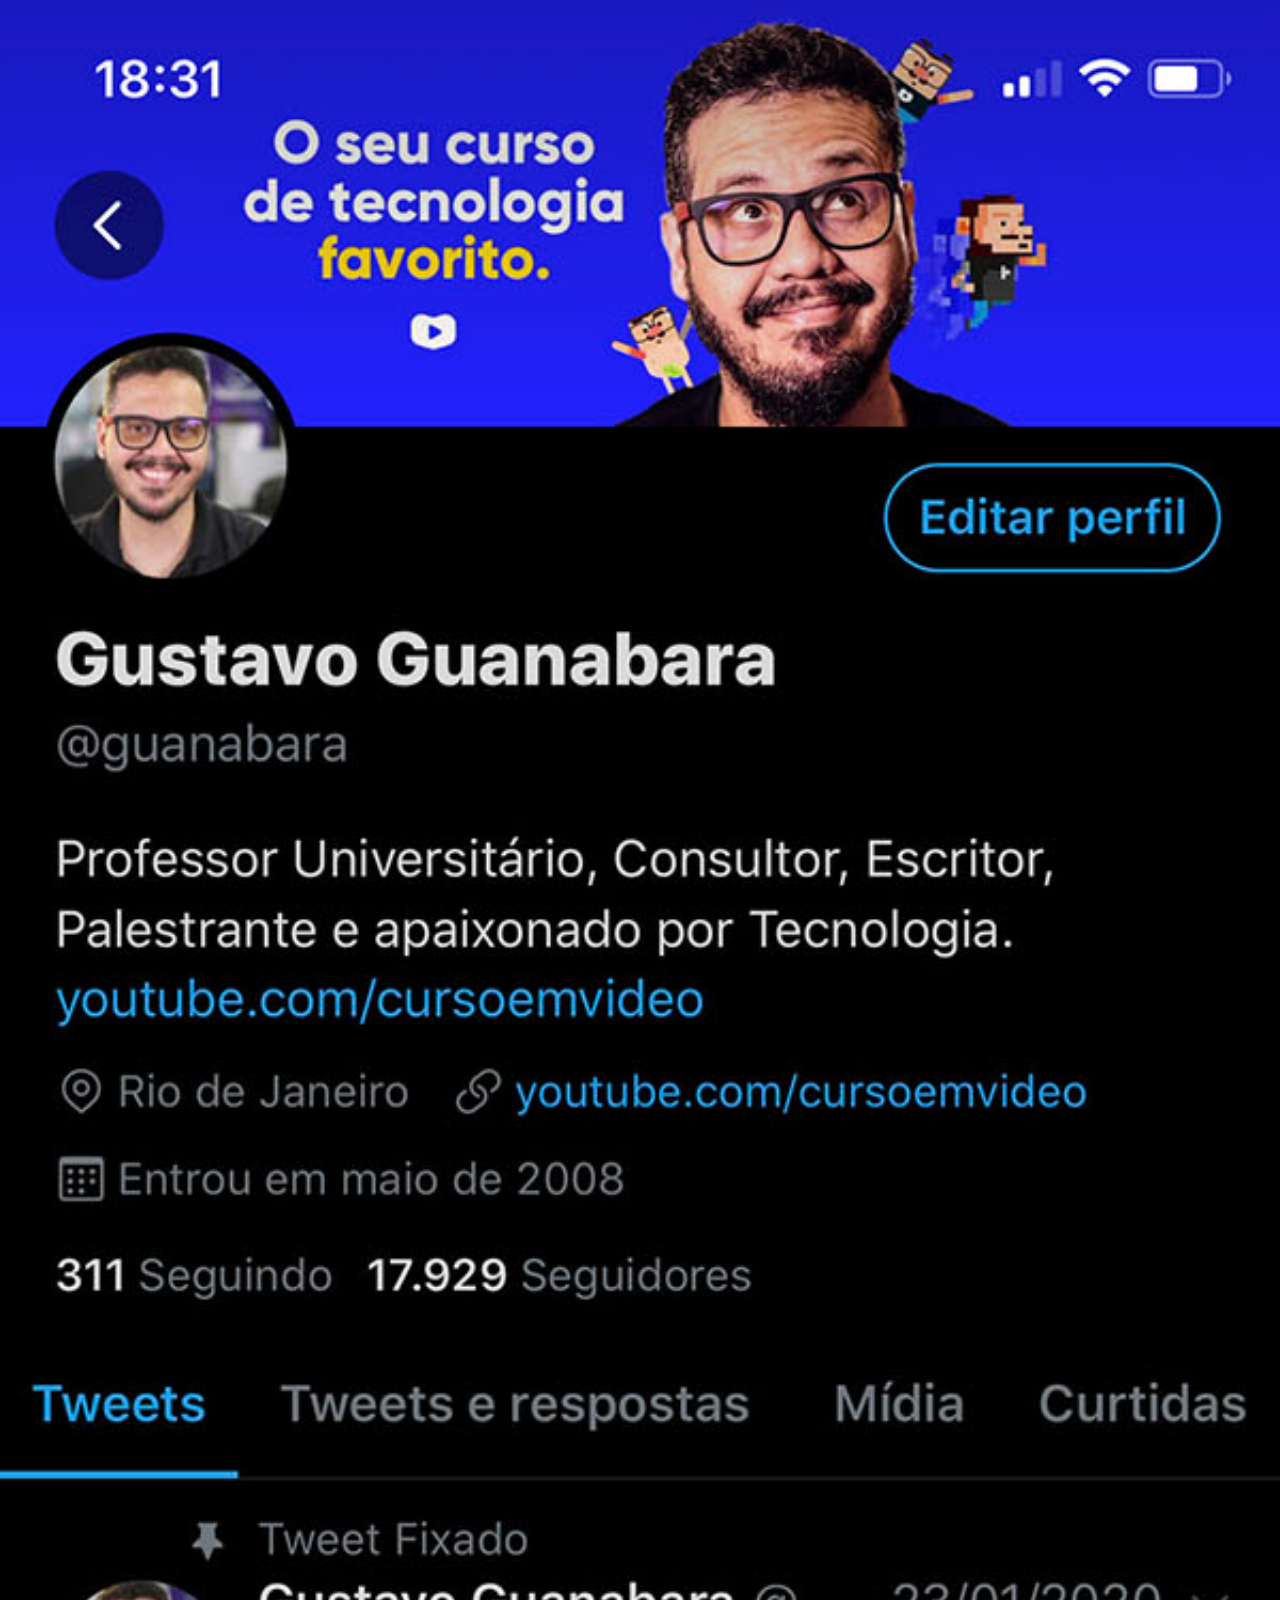
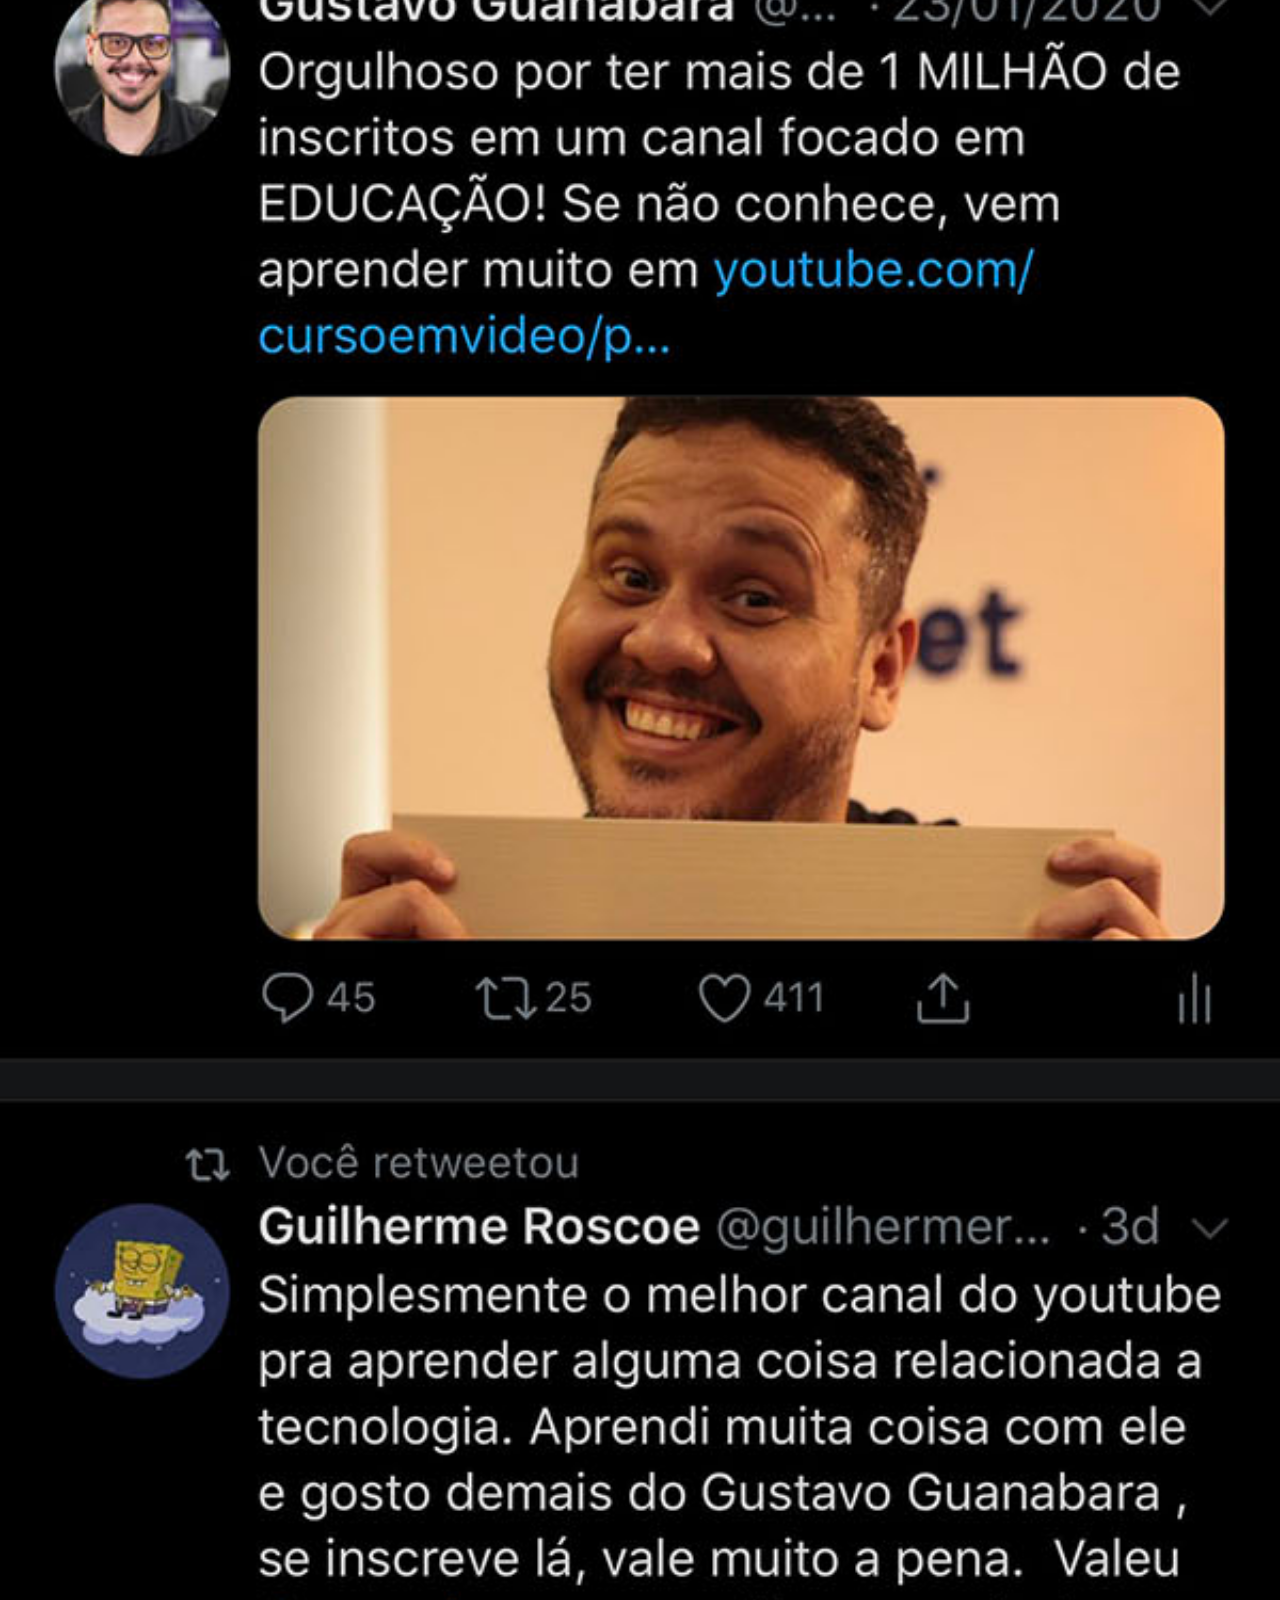
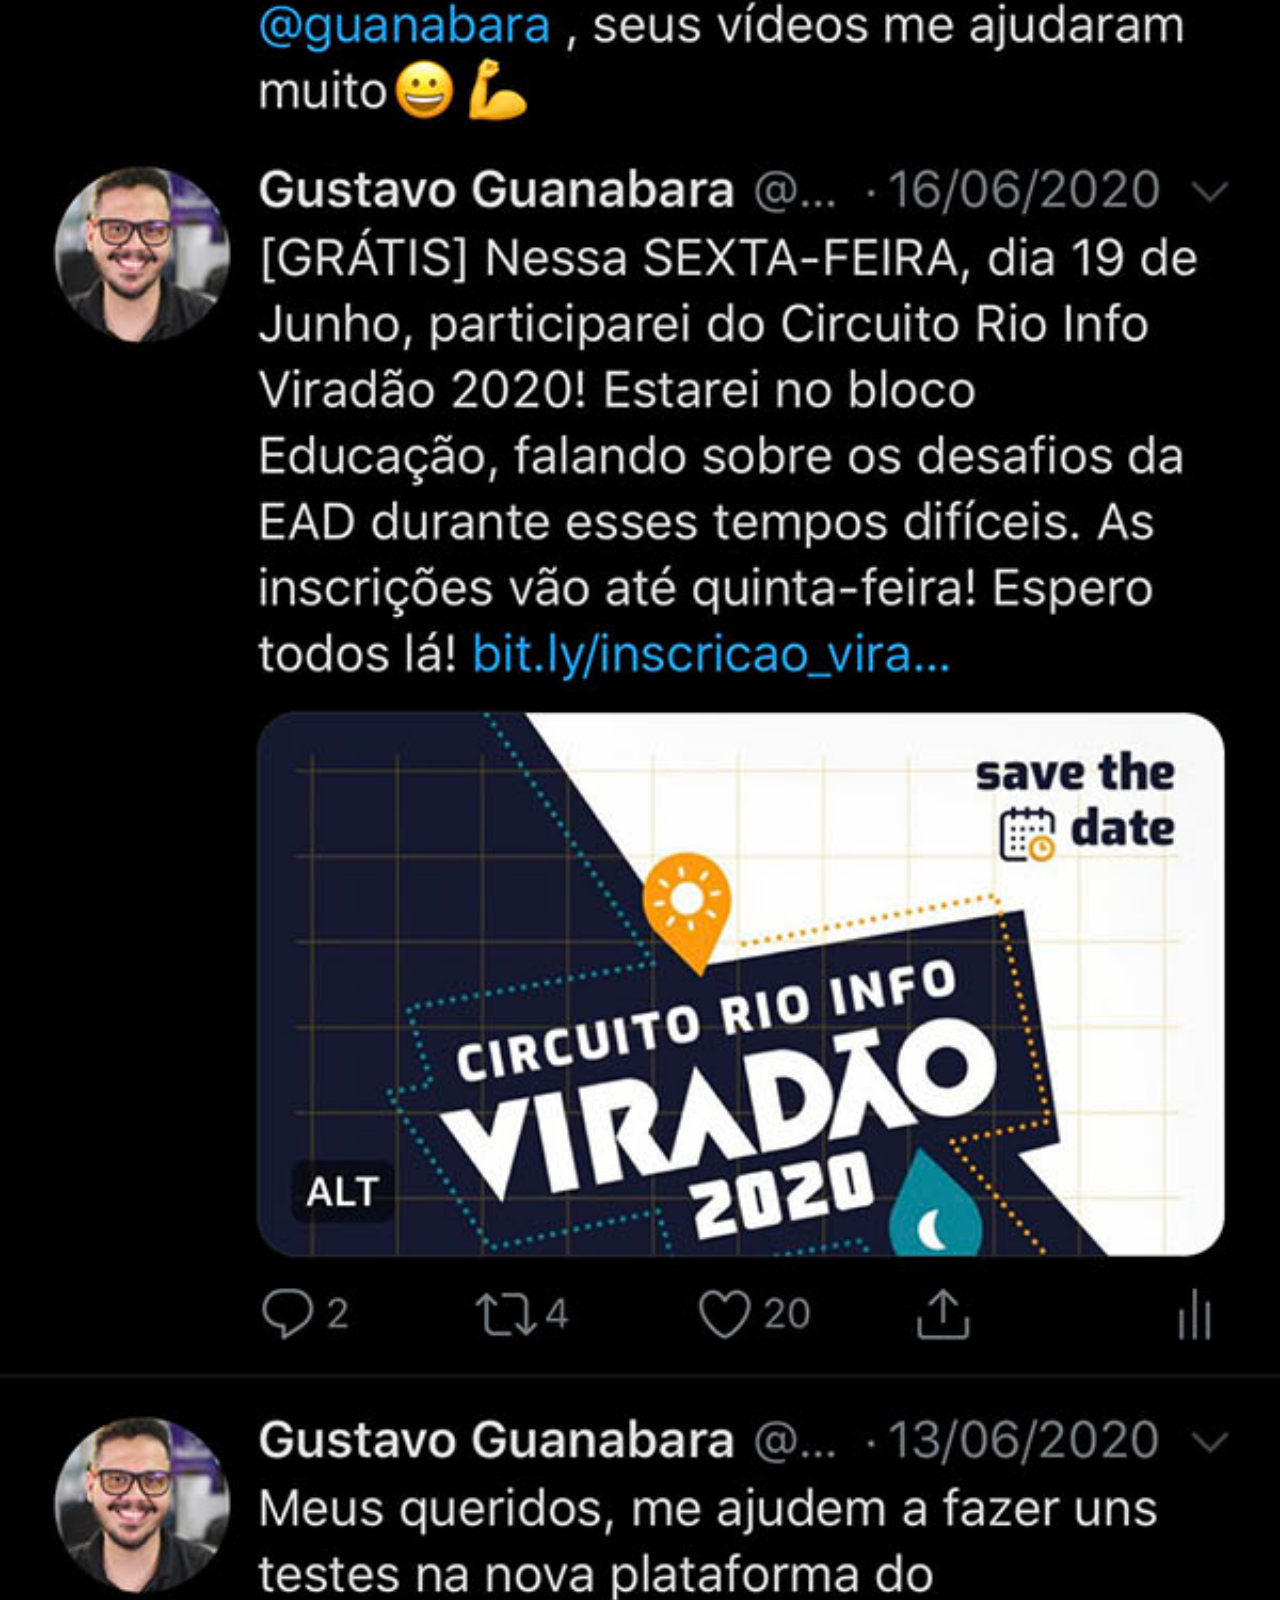
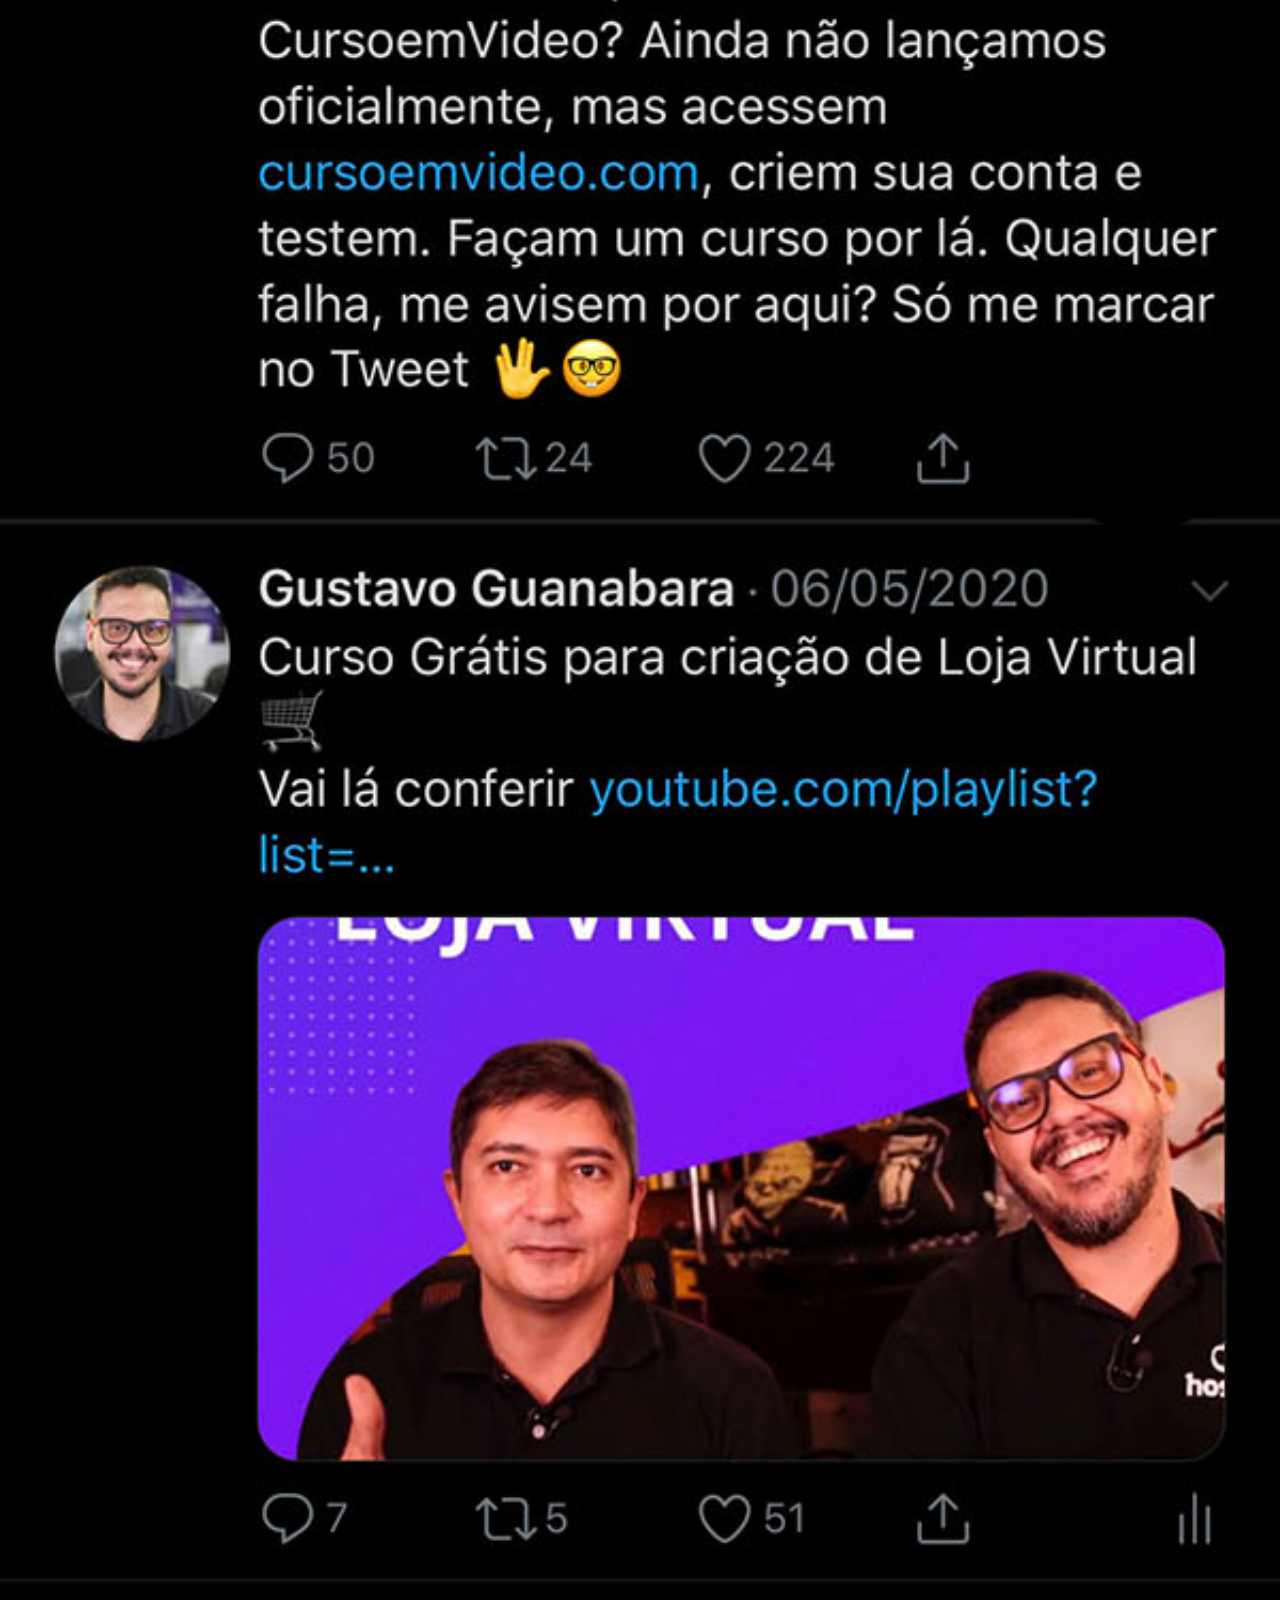
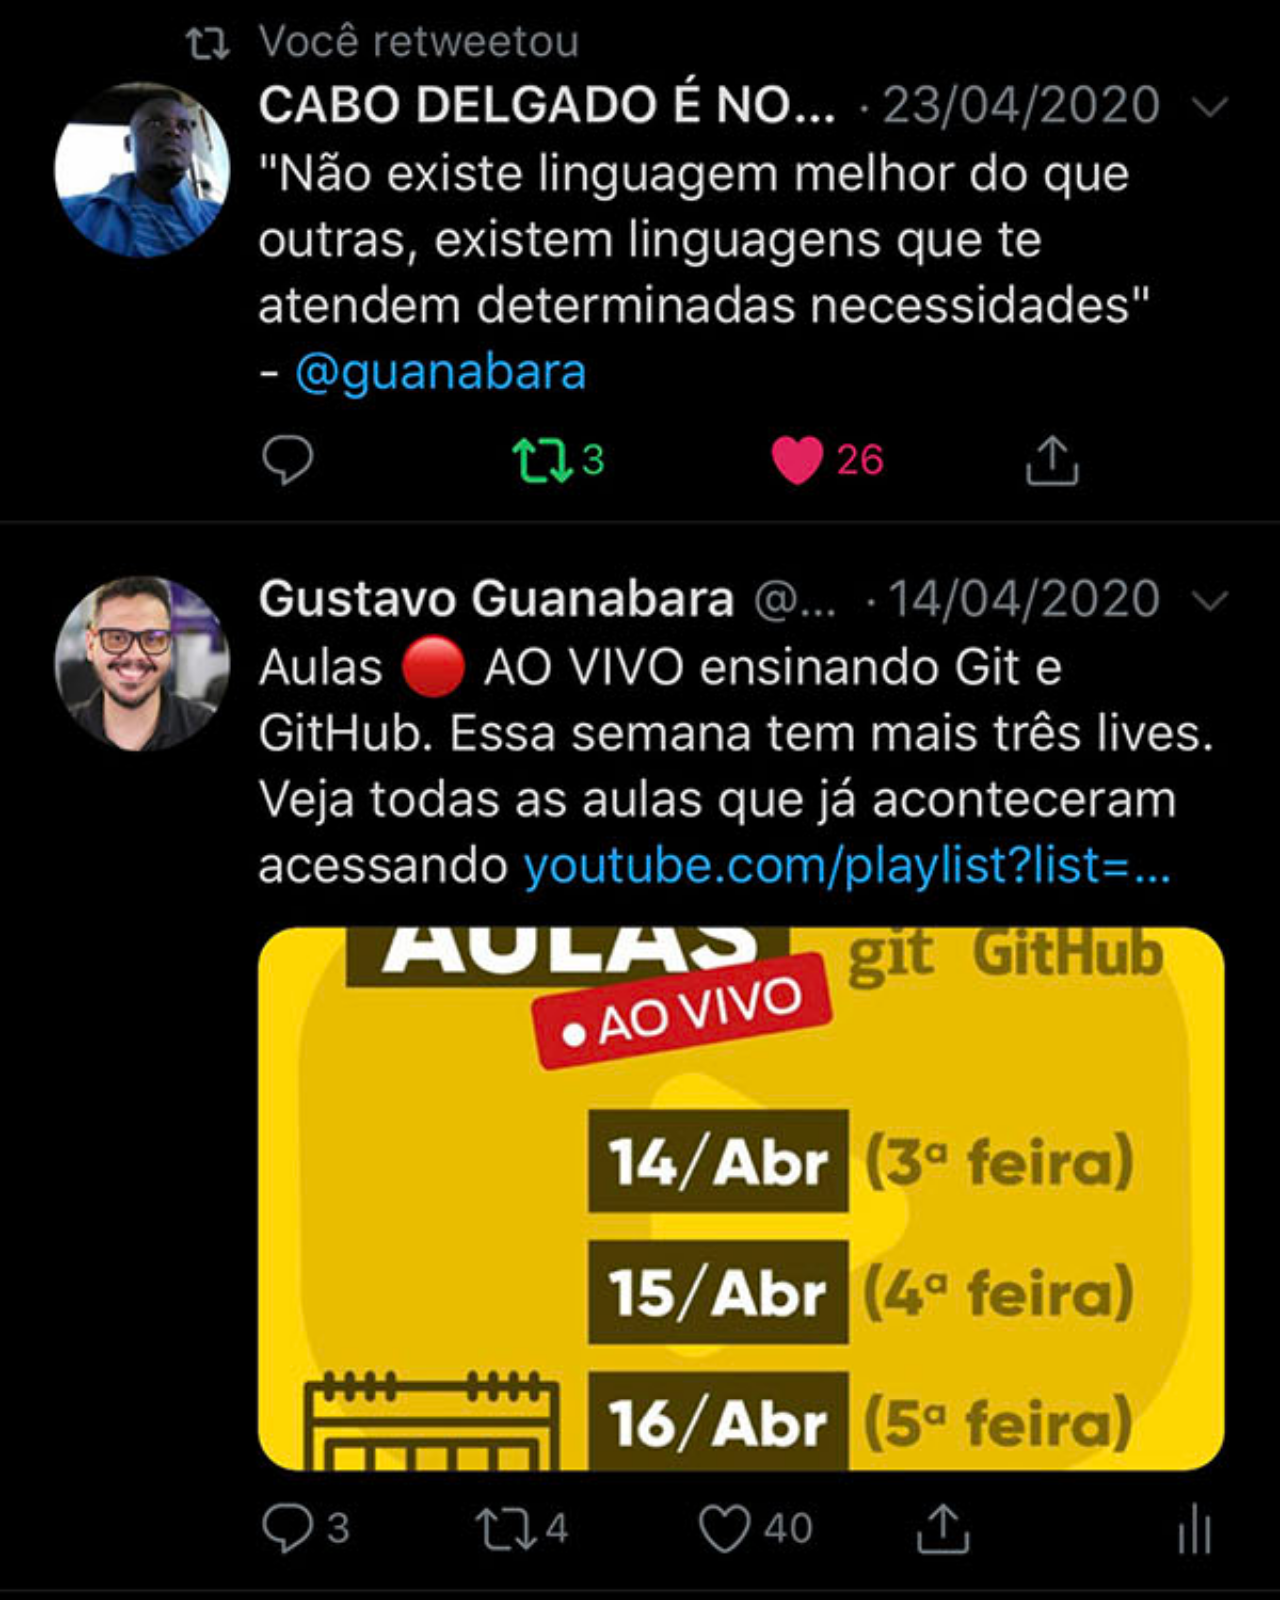
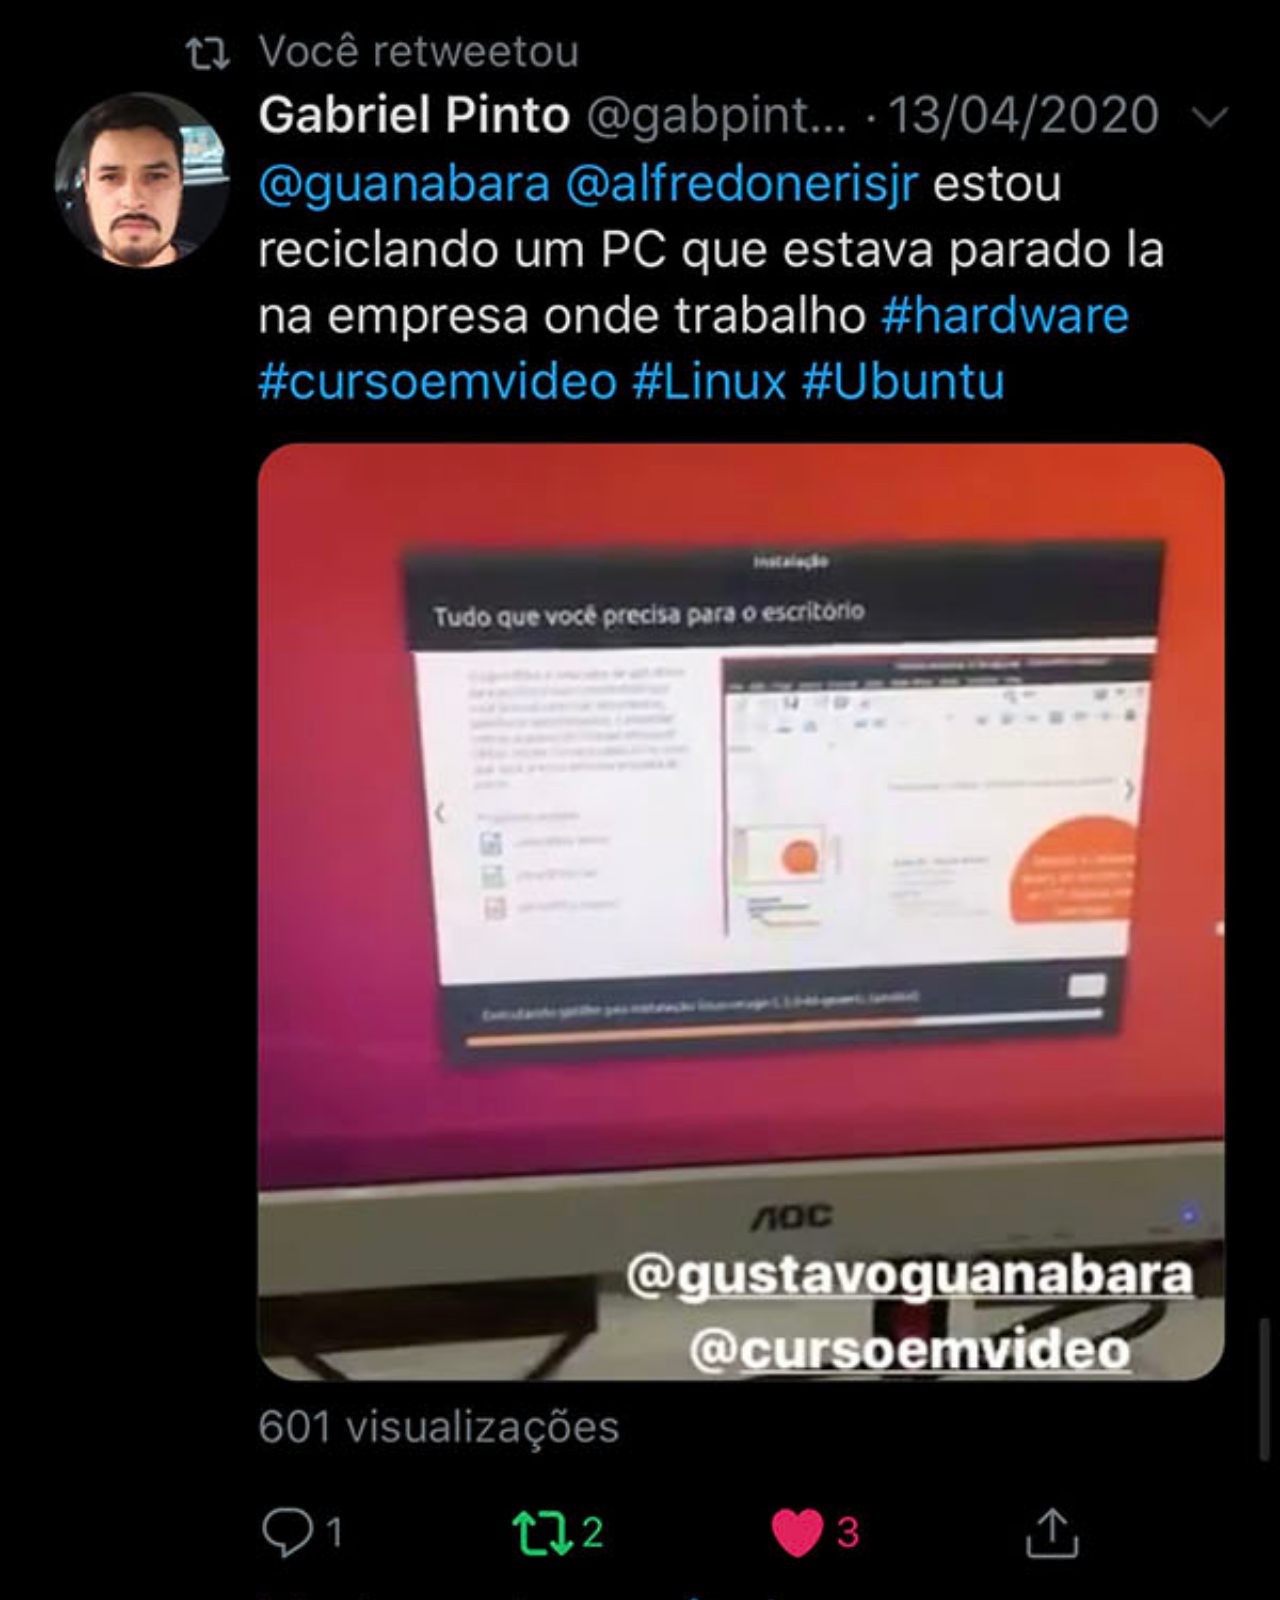
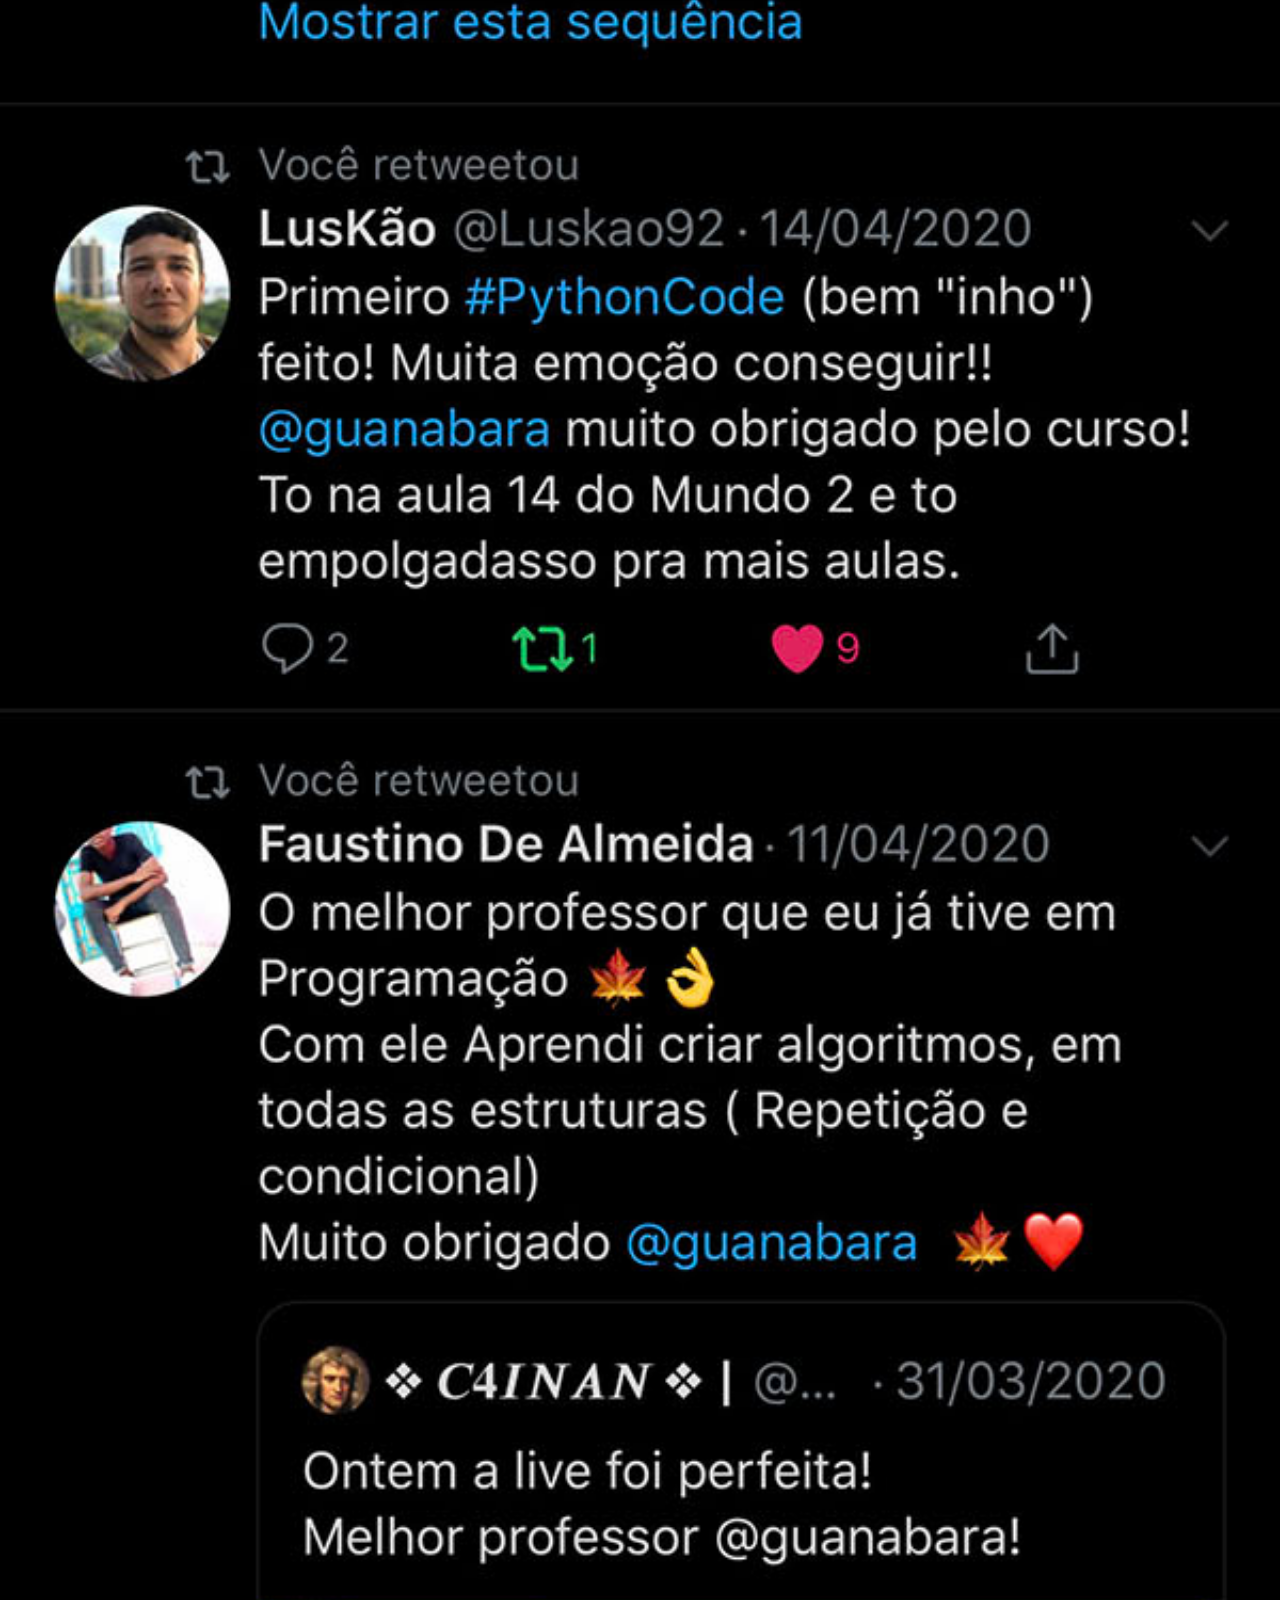
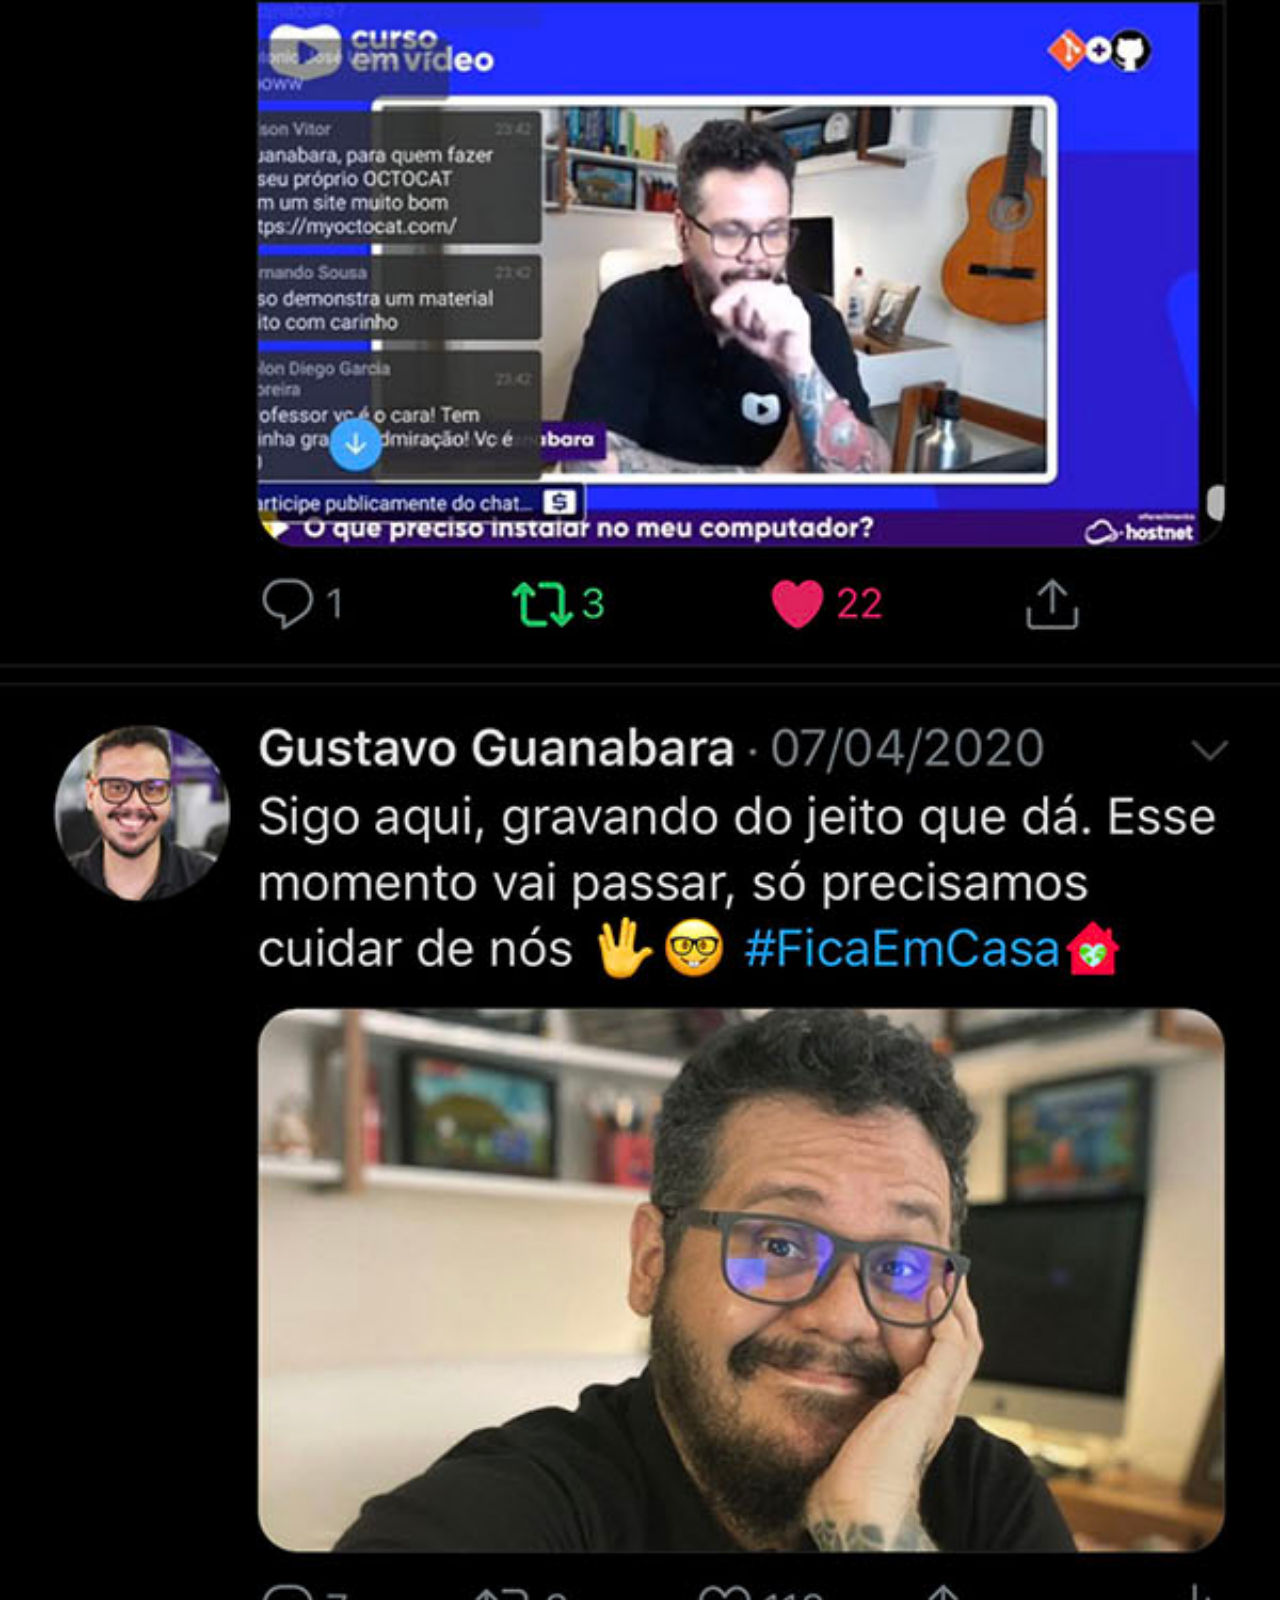
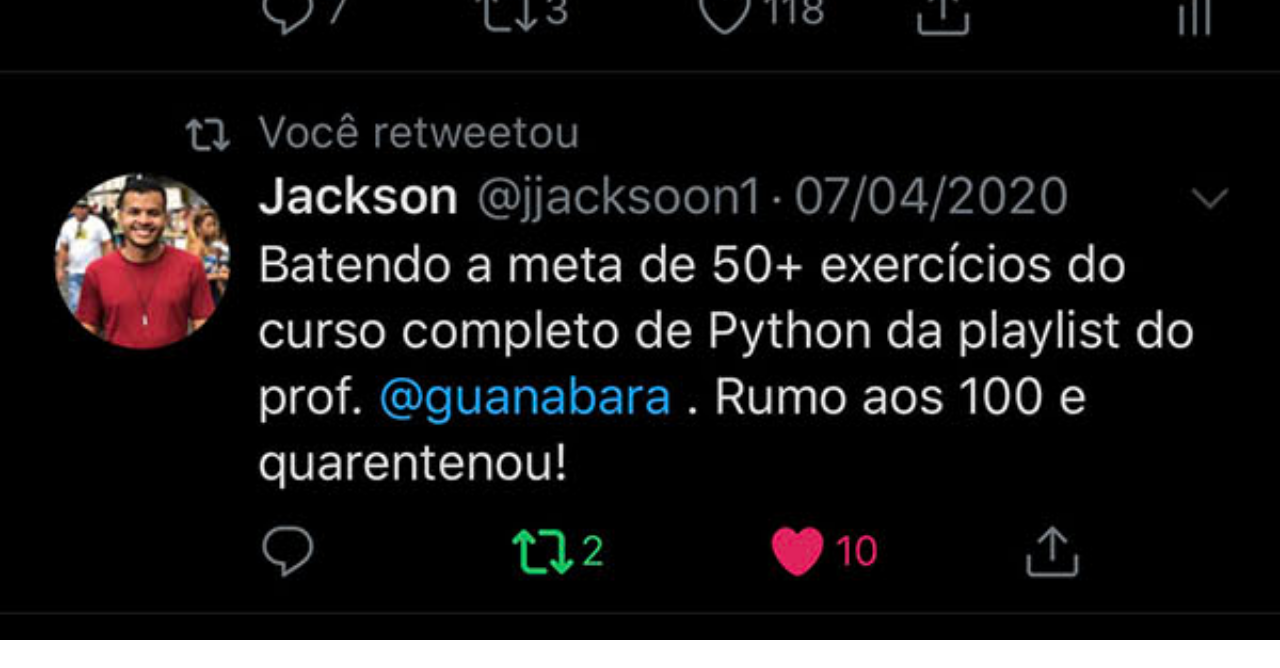
<file: twitter.html>
<!DOCTYPE html>
<html lang="pt-br">
<head>
    <meta charset="UTF-8">
    <meta http-equiv="X-UA-Compatible" content="IE=edge">
    <meta name="viewport" content="width=device-width, initial-scale=1.0">
    <title>Twitter</title>

    <style>
        * {
            padding: 0px;
            margin: 0px;
        }

        ::-webkit-scrollbar {
            width: 0px;
            height: 0px;
        }

        img {
            width: 100vw;
        }

        a {
            display: block;
            color: white;
            text-align: center;
            padding: 3px;
            text-decoration: none;
        }
    </style>

</head>
<body>
    <img src="pacote-d013/pacote-d013/imagens/tela-twitter.jpg" alt="twitter">
    <a href="https://twitter.com" target="_blank">ACESSE</a>
</body>
</html>
</file>
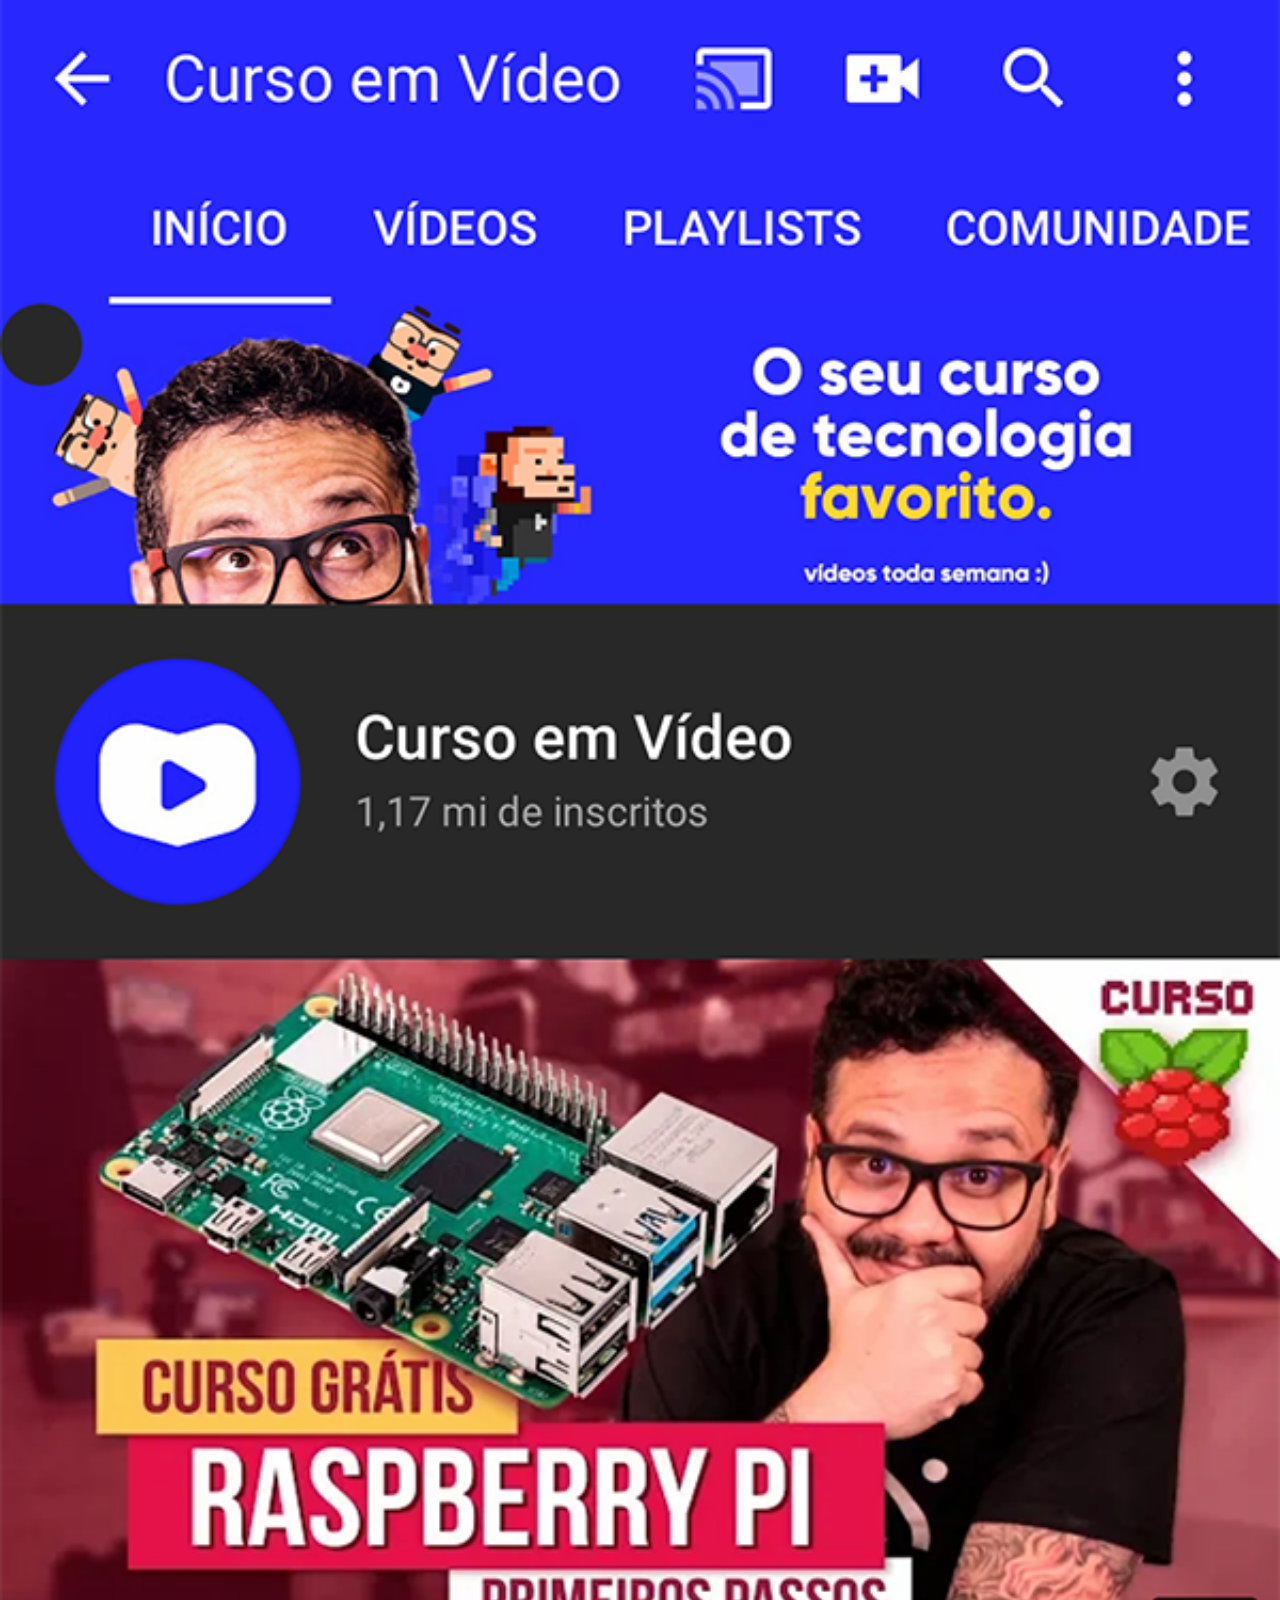
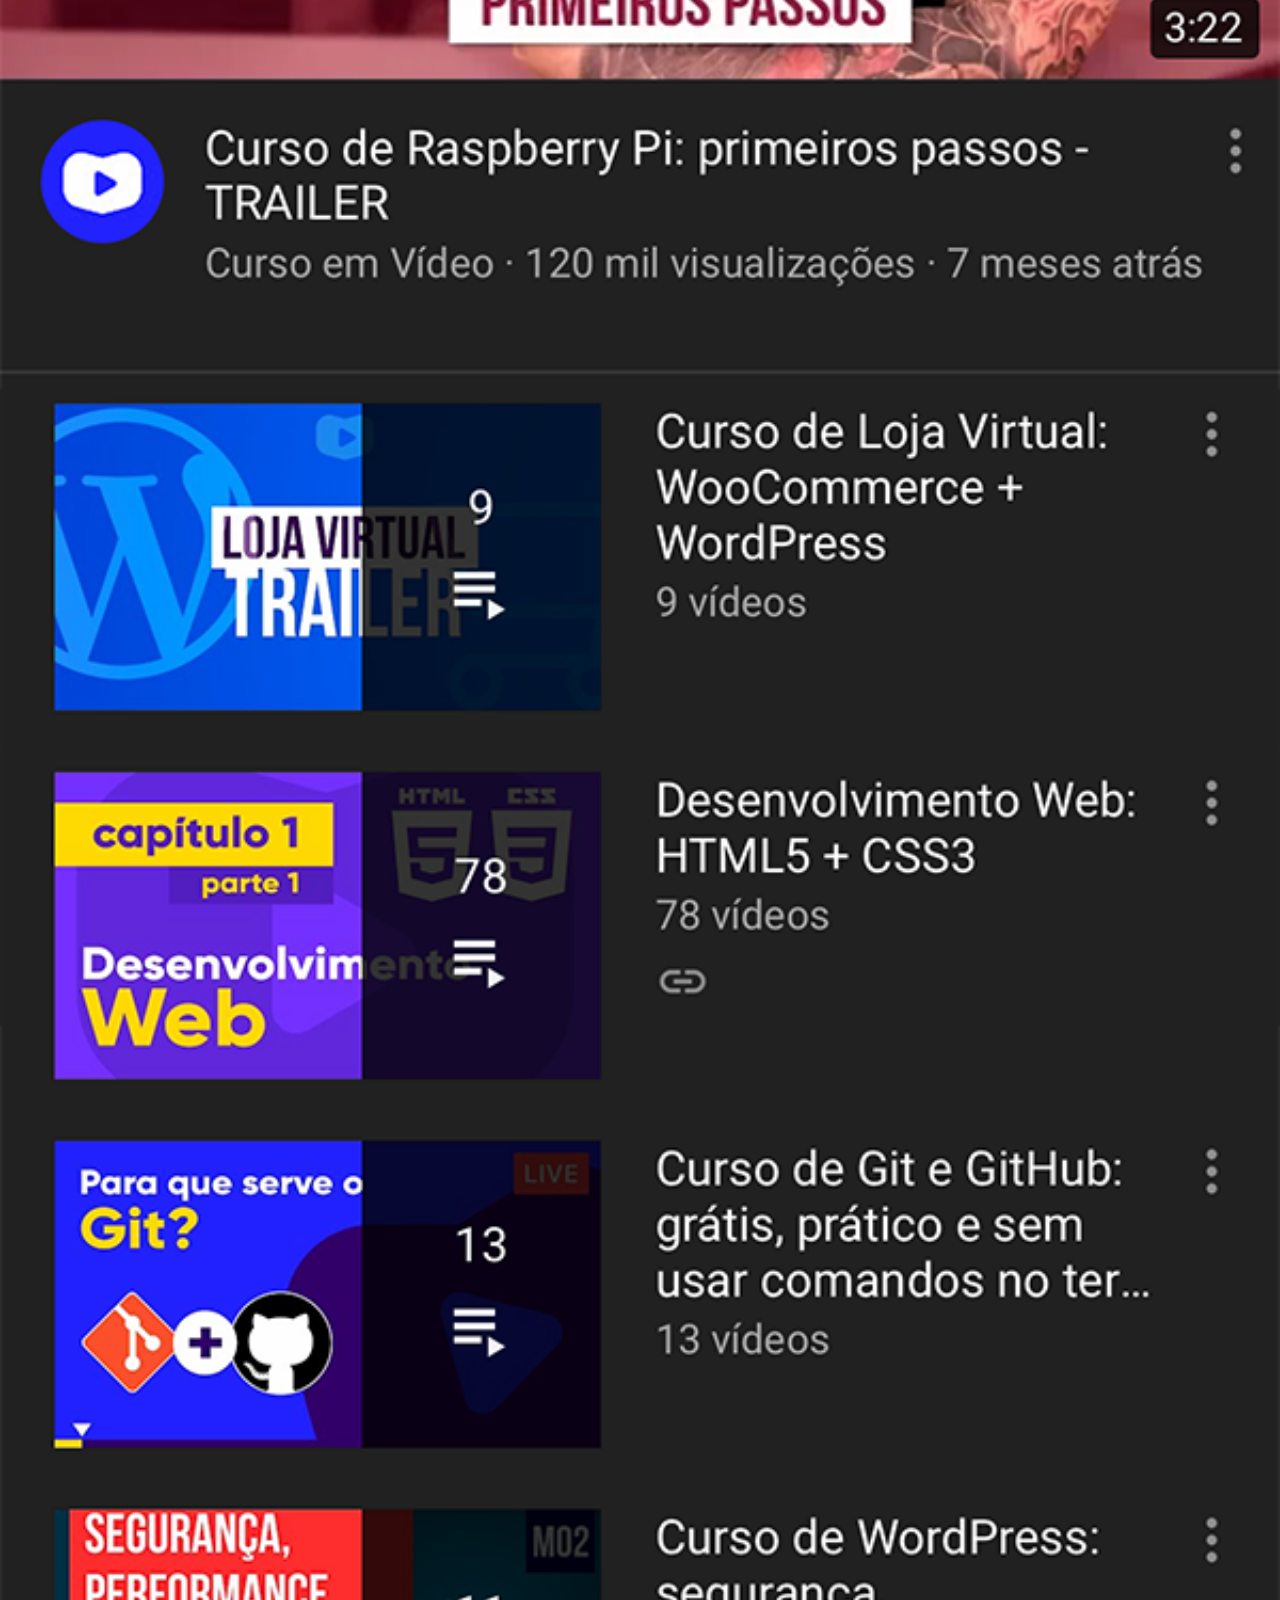
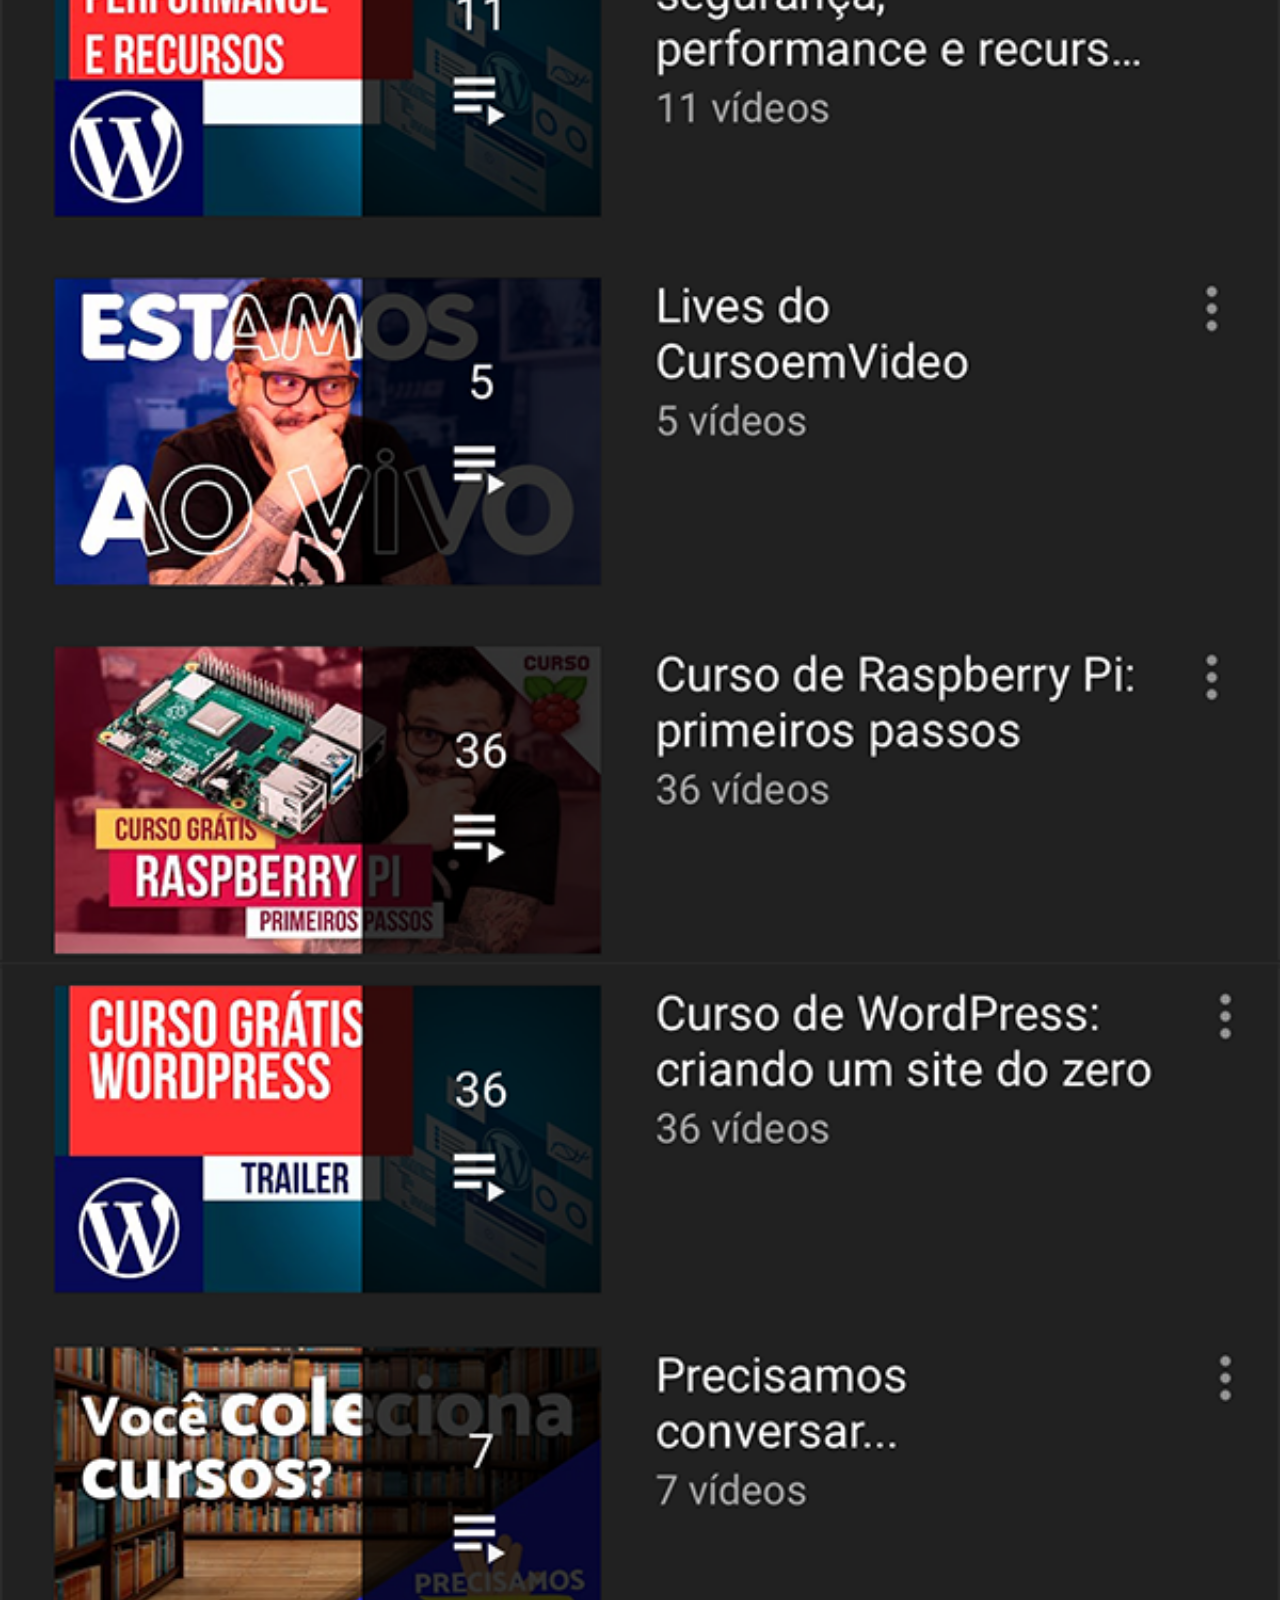
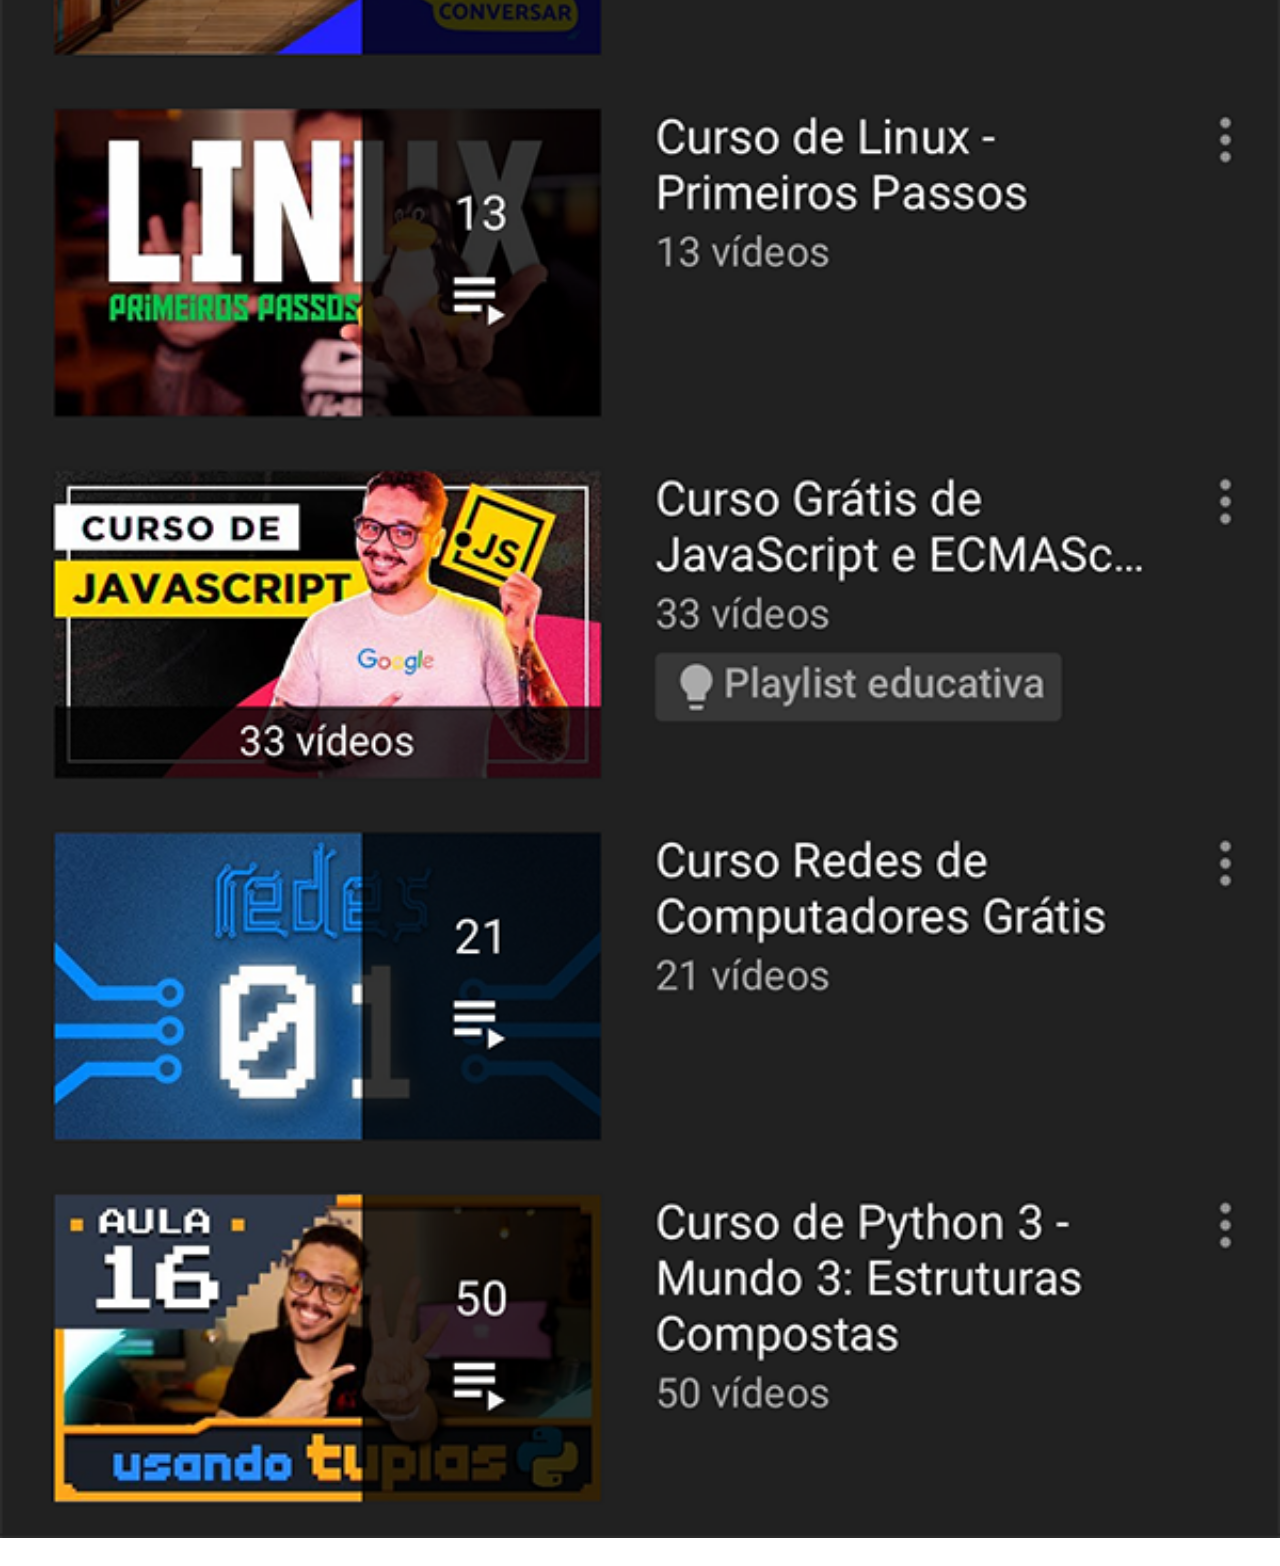
<file: youtube.html>
<!DOCTYPE html>
<html lang="PT-BR">
<head>
    <meta charset="UTF-8">
    <meta http-equiv="X-UA-Compatible" content="IE=edge">
    <meta name="viewport" content="width=device-width, initial-scale=1.0">
    <title>Youtube</title>

    <style>
        * {
            padding: 0px;
            margin: 0px;
        }

        ::-webkit-scrollbar {
            width: 0px;
            height: 0px;
        }

        img {
            width: 100vw;
        }

        a {
            display: block;
            color: white;
            text-align: center;
            padding: 3px;
            text-decoration: none;
        }
    </style>

</head>
<body>
    <img src="pacote-d013/pacote-d013/imagens/tela-youtube.png" alt="youtube">
    <a href="https://youtube.com" target="_blank">ACESSE</a>
</body>
</html>
</file>
<file: estilos/style.css>
@charset "UTF-8";

* {
    margin: 0px;
    padding: 0px;
}
html, body {
    height: 100vh;
    width: 100vw;
    background-color: black;
}

body {
    background: url(../pacote-d013/pacote-d013/imagens/fundo-madeira.jpg) no-repeat top center;
    background-size: cover;
    background-attachment: fixed;
}

main {
    height: 100vh;
    position: relative;

}

section#telefone {
    position: absolute;
    height: 399px;
    width: 198px;
    top: 50%;
    left: 50%;
    transform: translate(-50%, -50%);
    background: url('../pacote-d013/pacote-d013/imagens/frame-iphone.png') no-repeat;
}

iframe#tela {
    position: relative;
    top: 49px;
    bottom: 15px;
    left: 12px;
    height: 303px;
    width: 174px;
}

section#redes-sociais {
    text-align: right;
}

section#redes-sociais img {
        width: 45px;
        border-radius: 50%;
        margin: 10px;
        box-shadow: 5px 5px 5px rgba(0, 0, 0, 0.509);
        box-sizing: border-box;
}

section#redes-sociais img:hover {
    border: 2px solid rgba(245, 245, 245, 0.721);
    transform: translate(-5%, -5%);
    box-shadow: 10px 10px 10px rgba(0, 0, 0, 0.509);
    transition: transform 0.3s;
    
}
</file>
